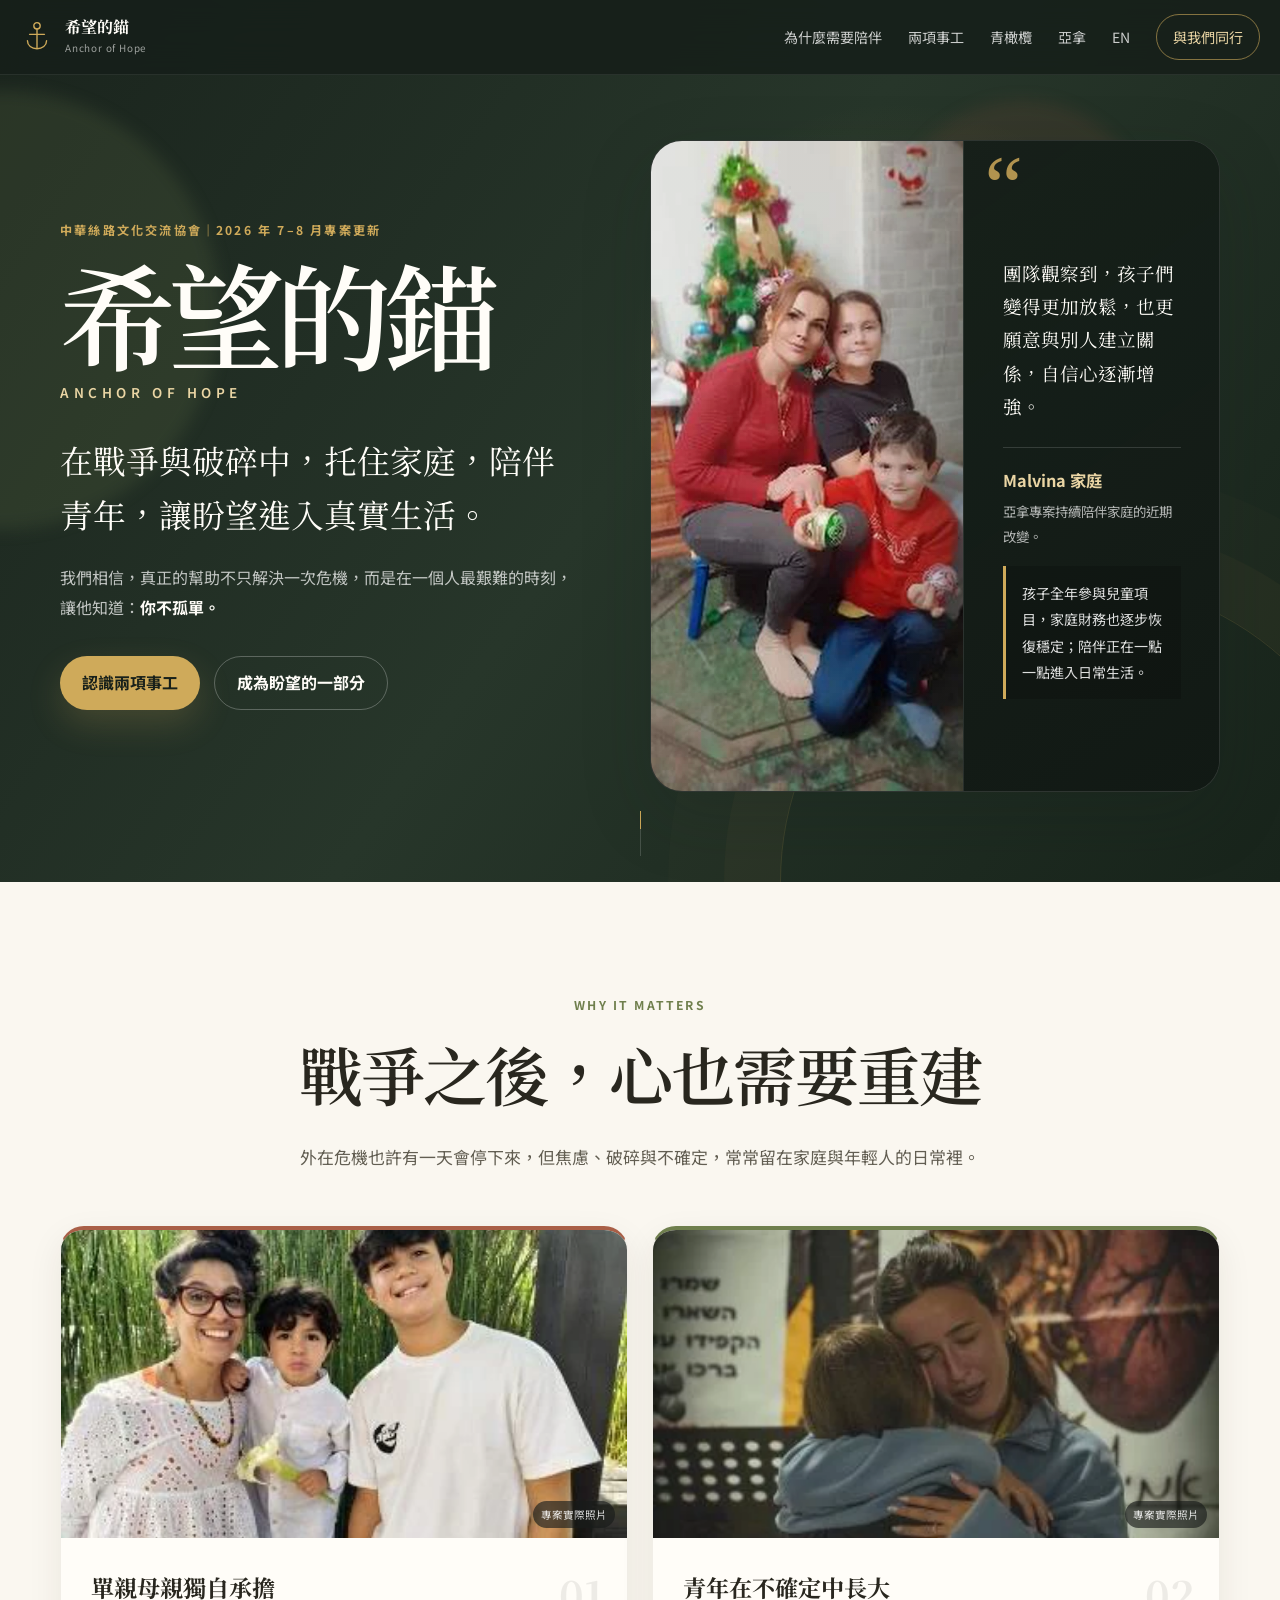
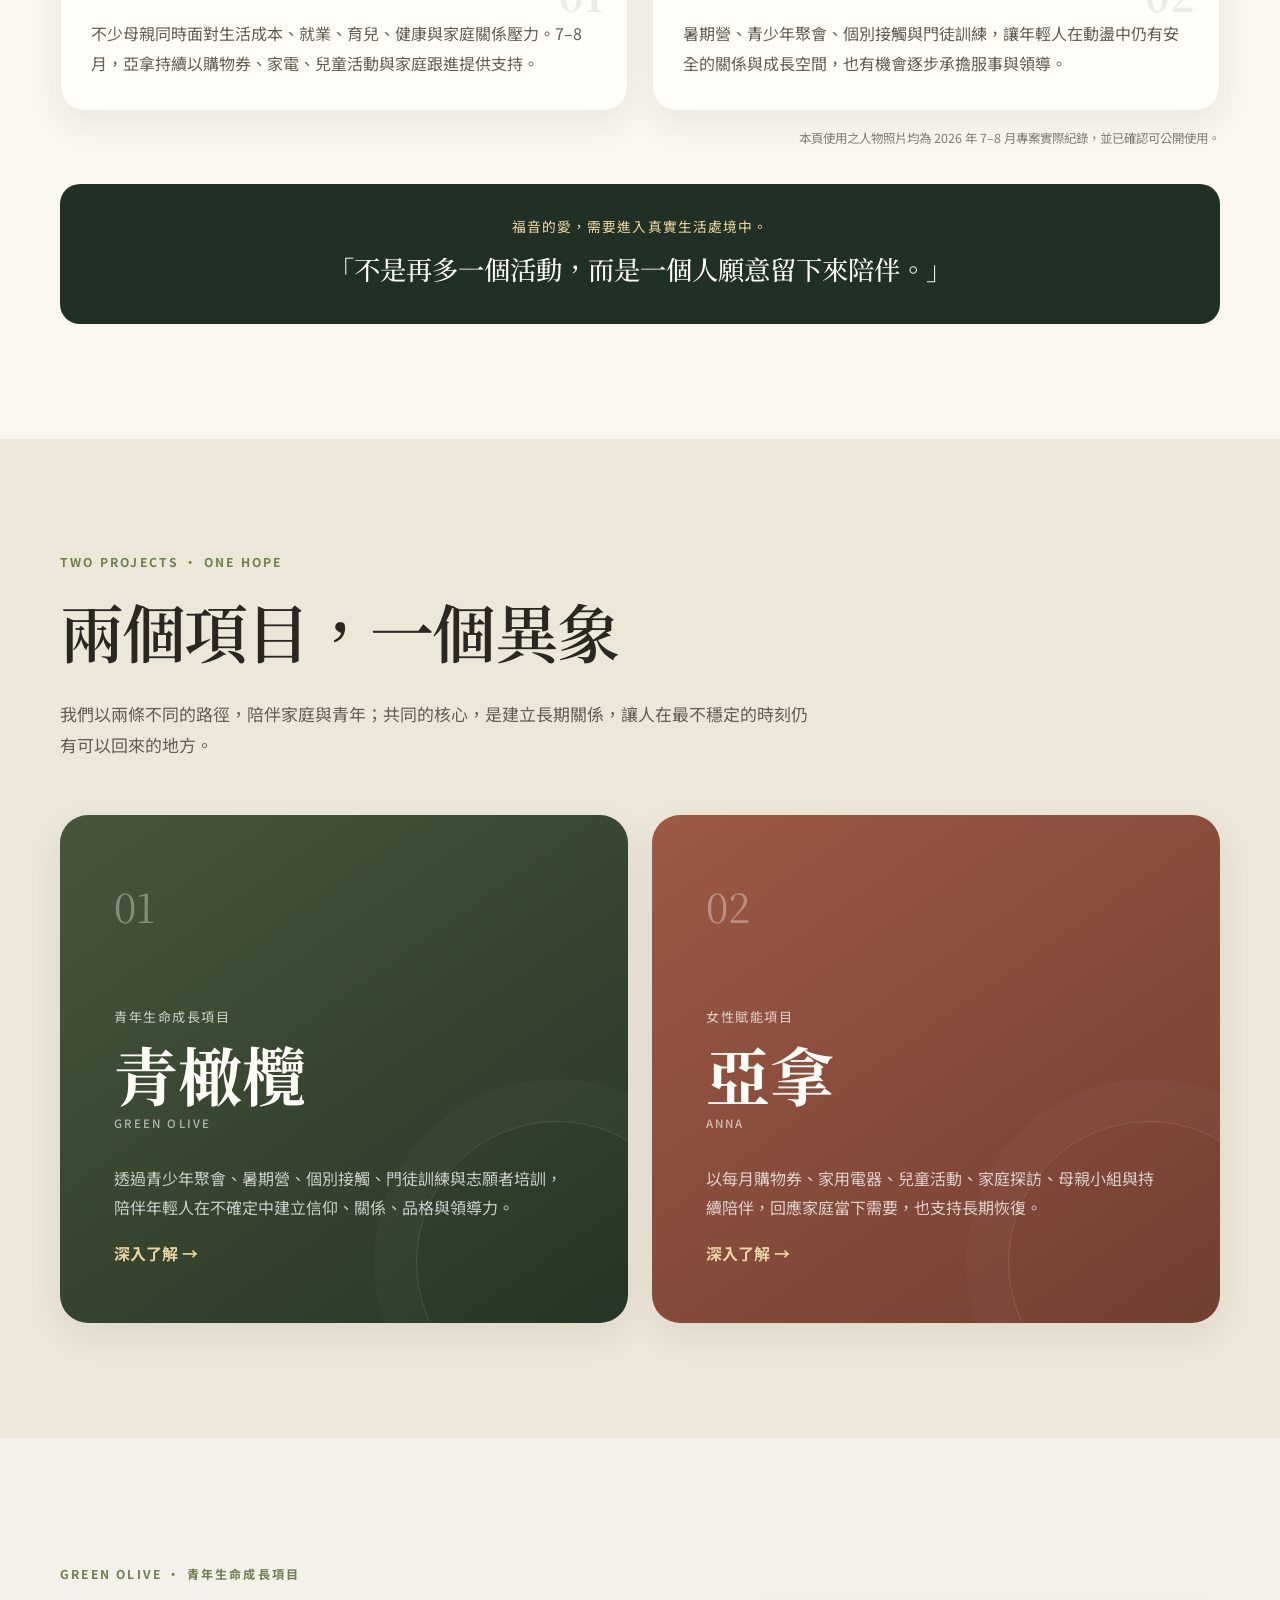
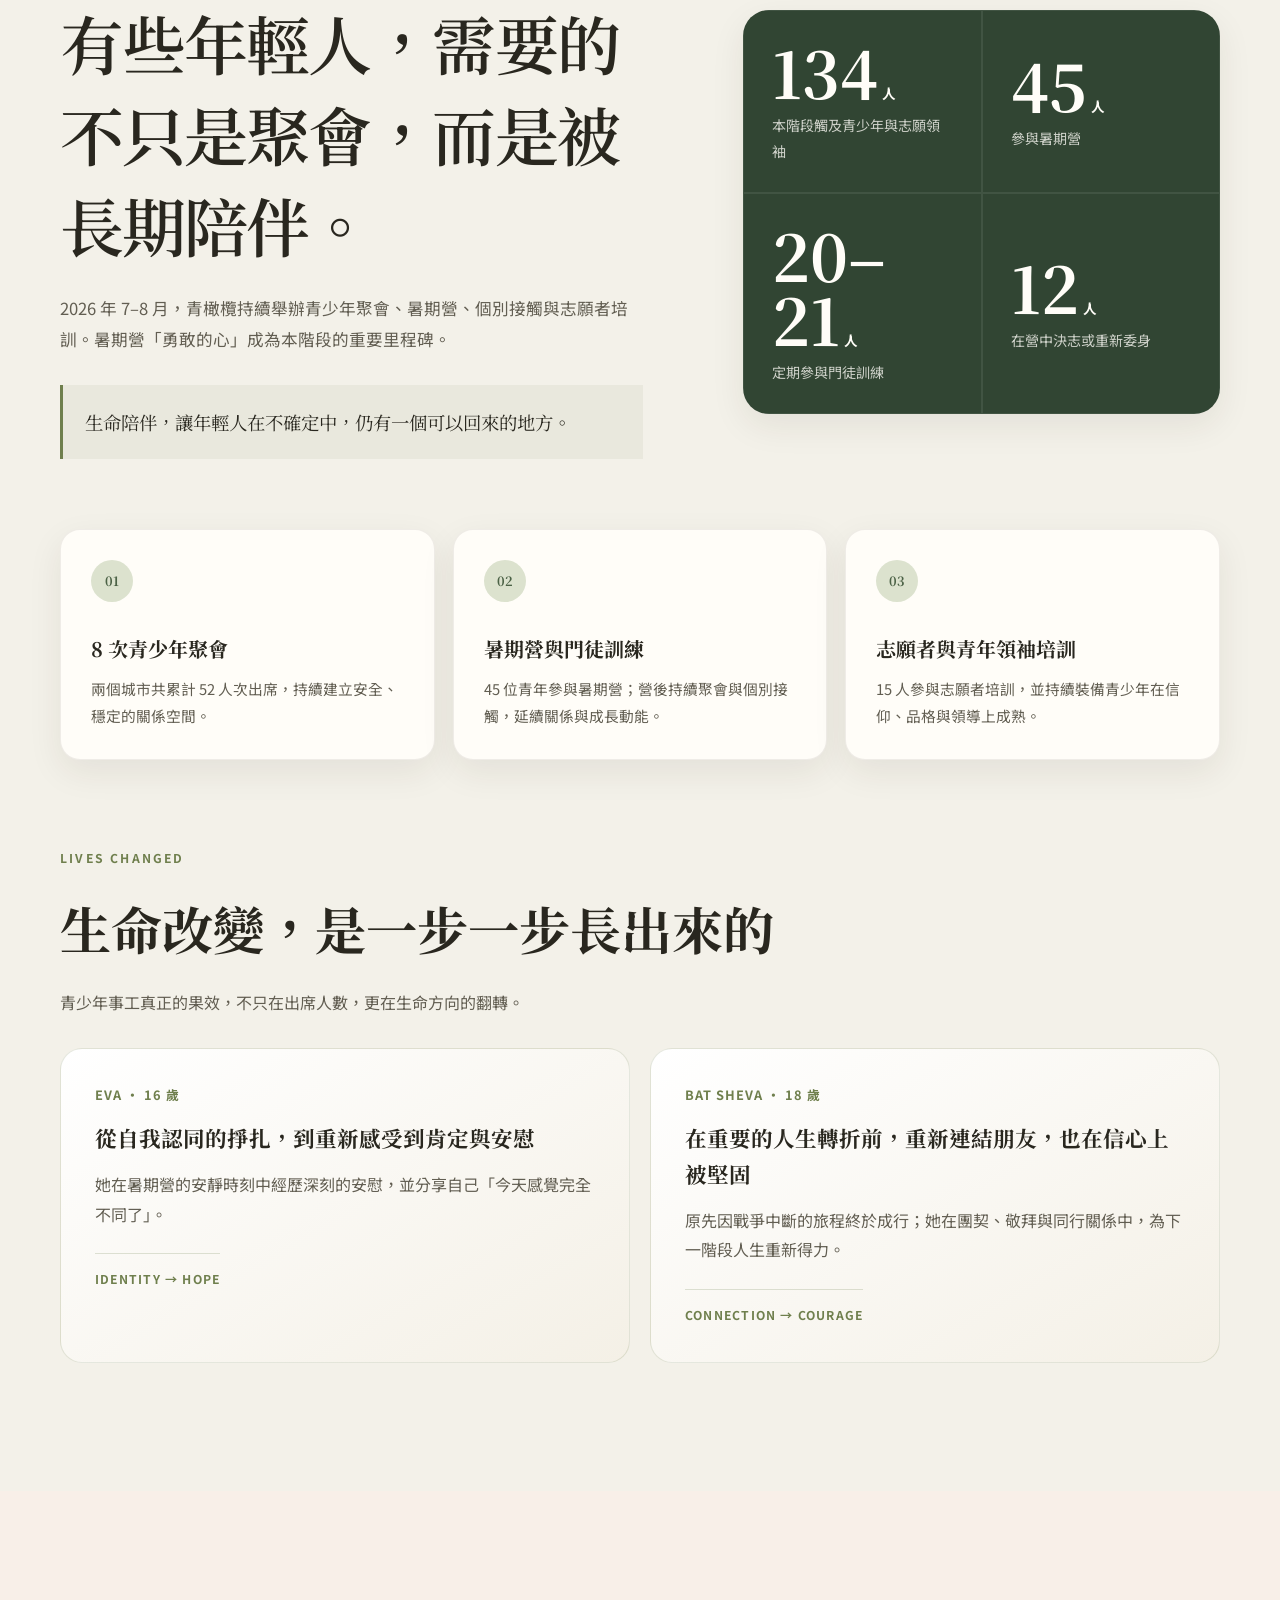
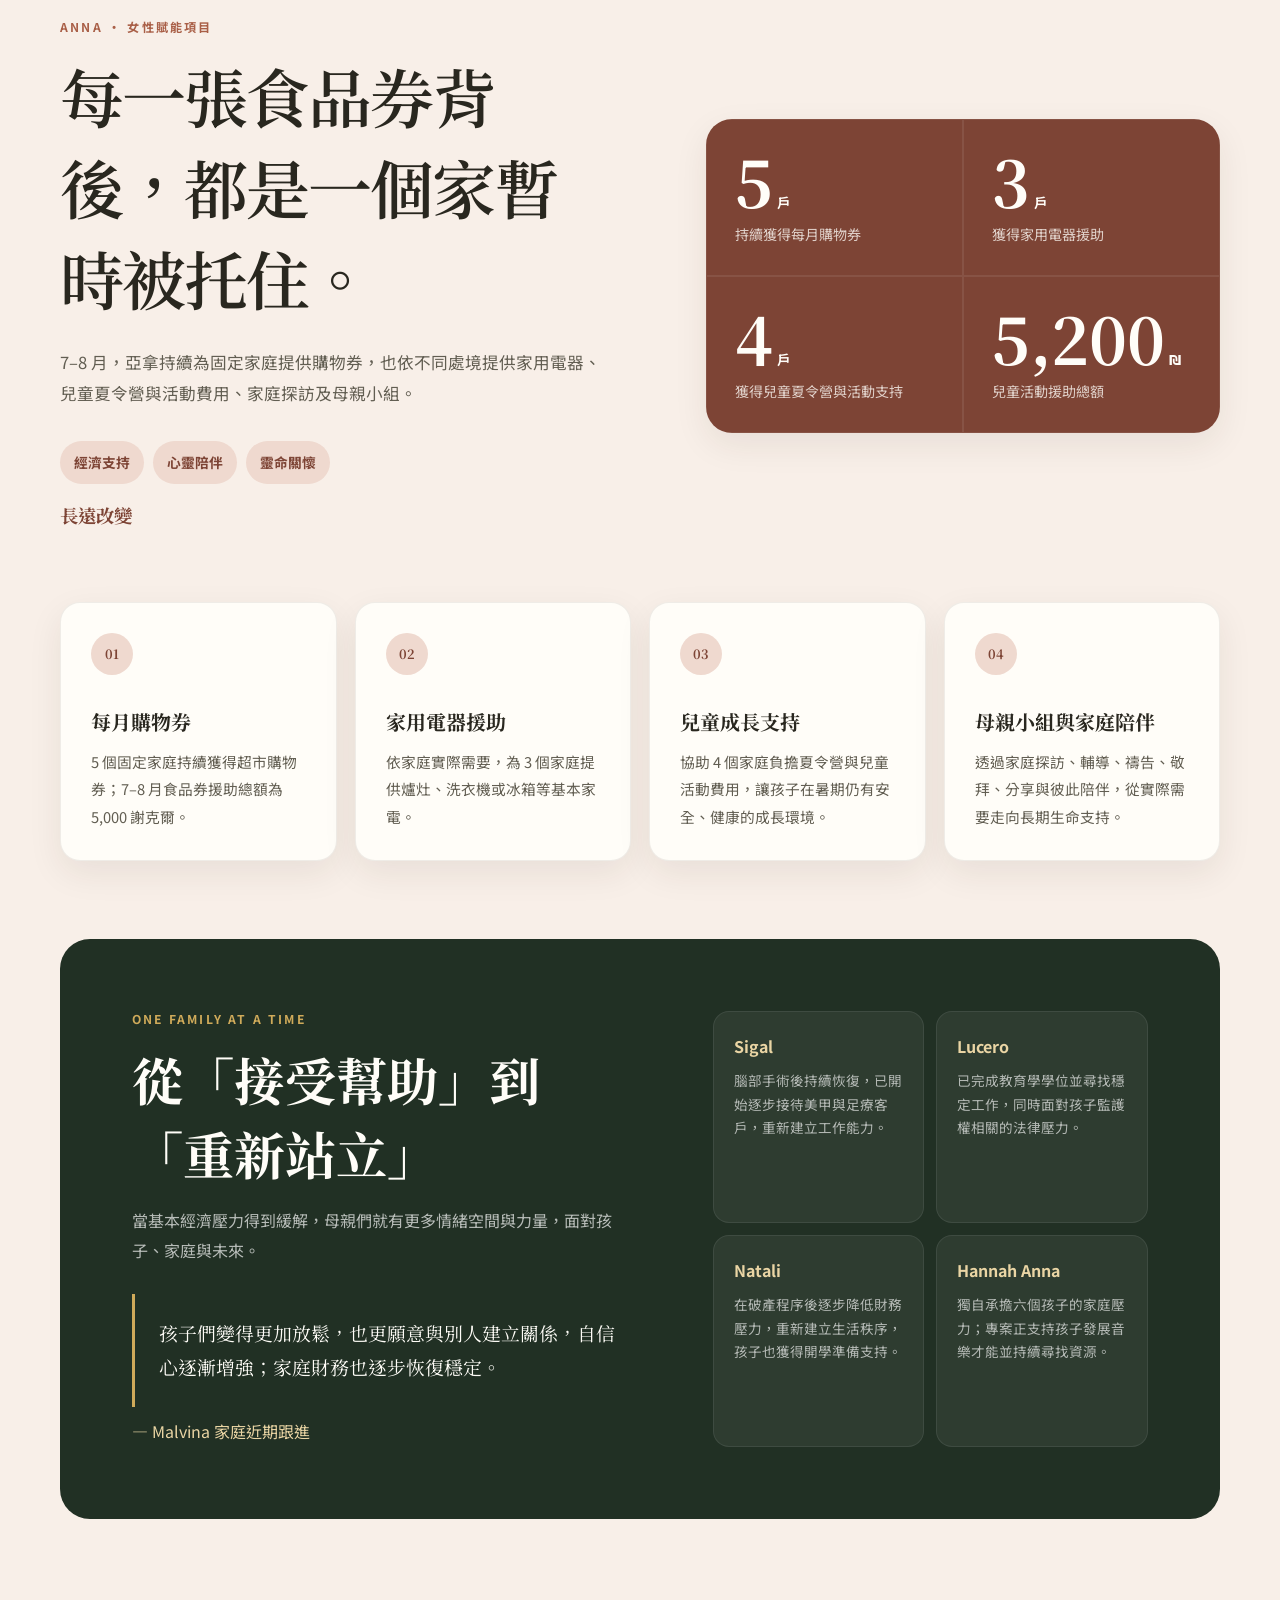
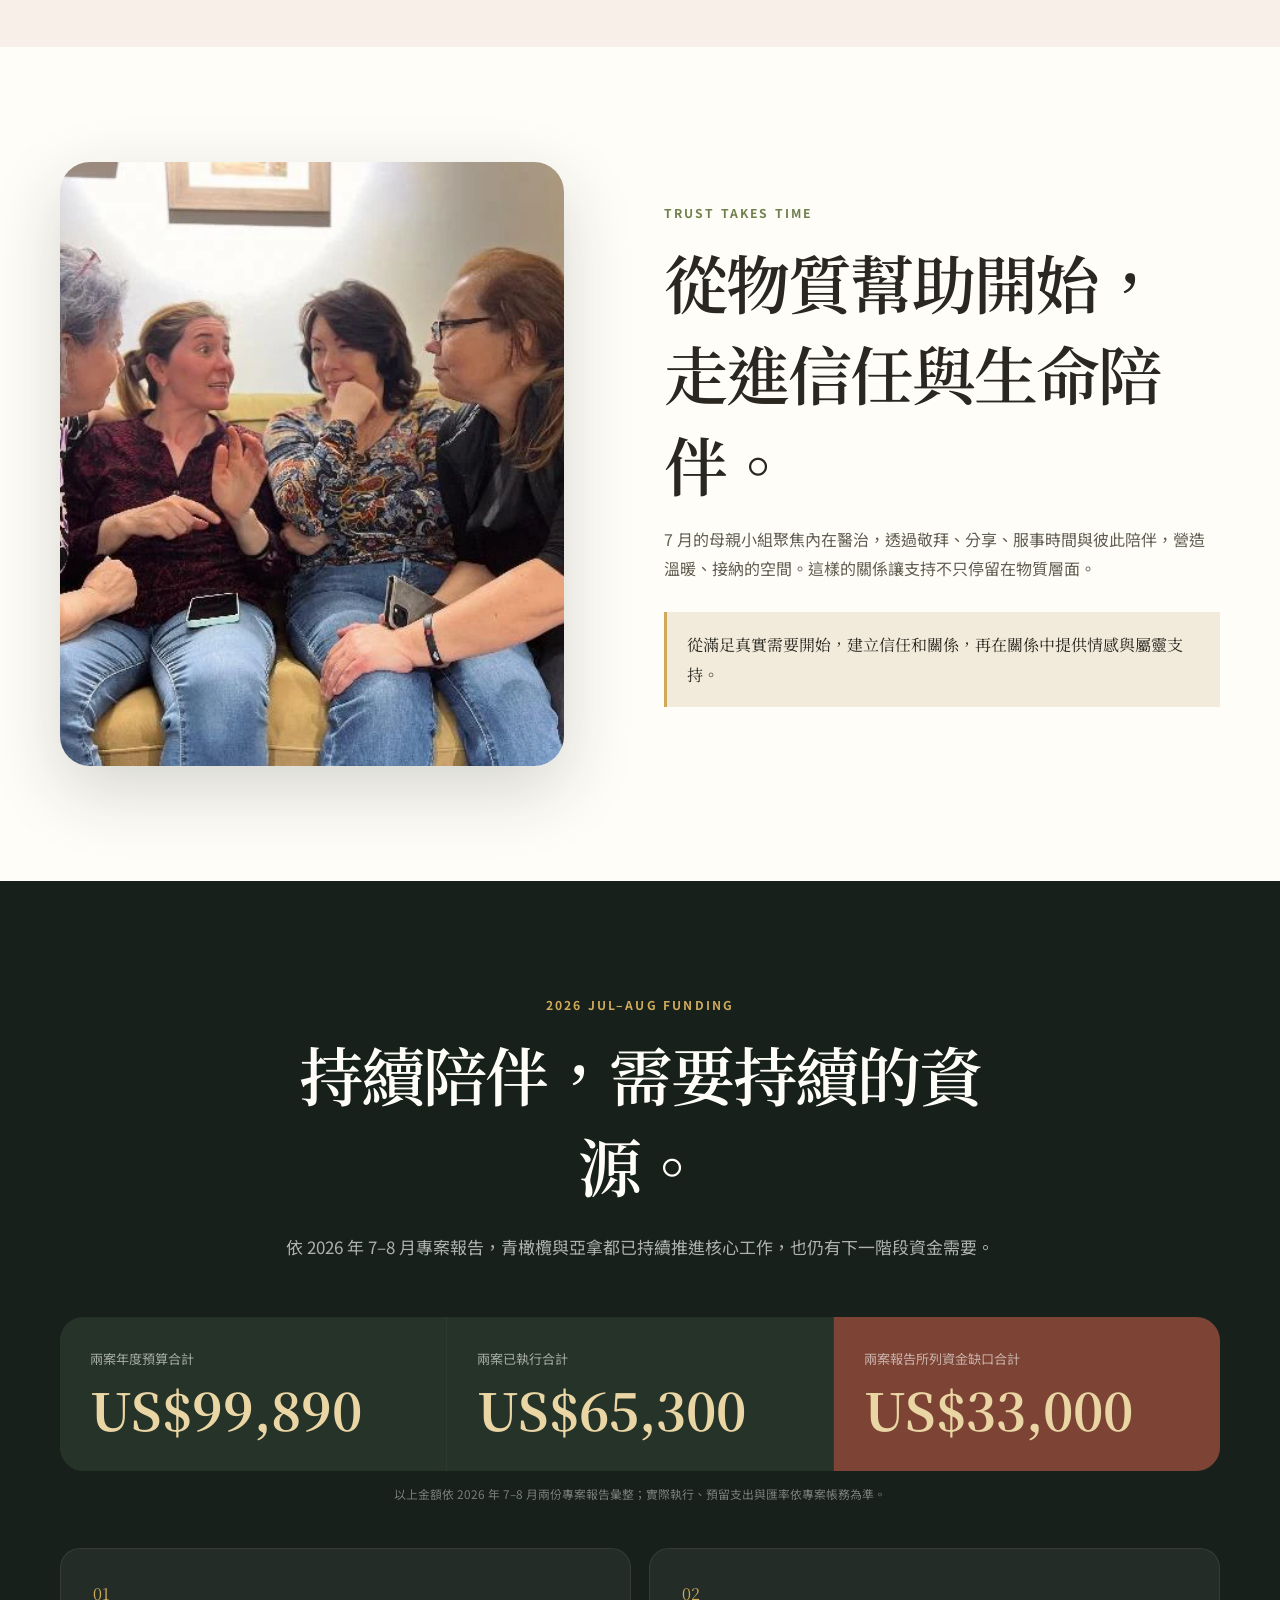
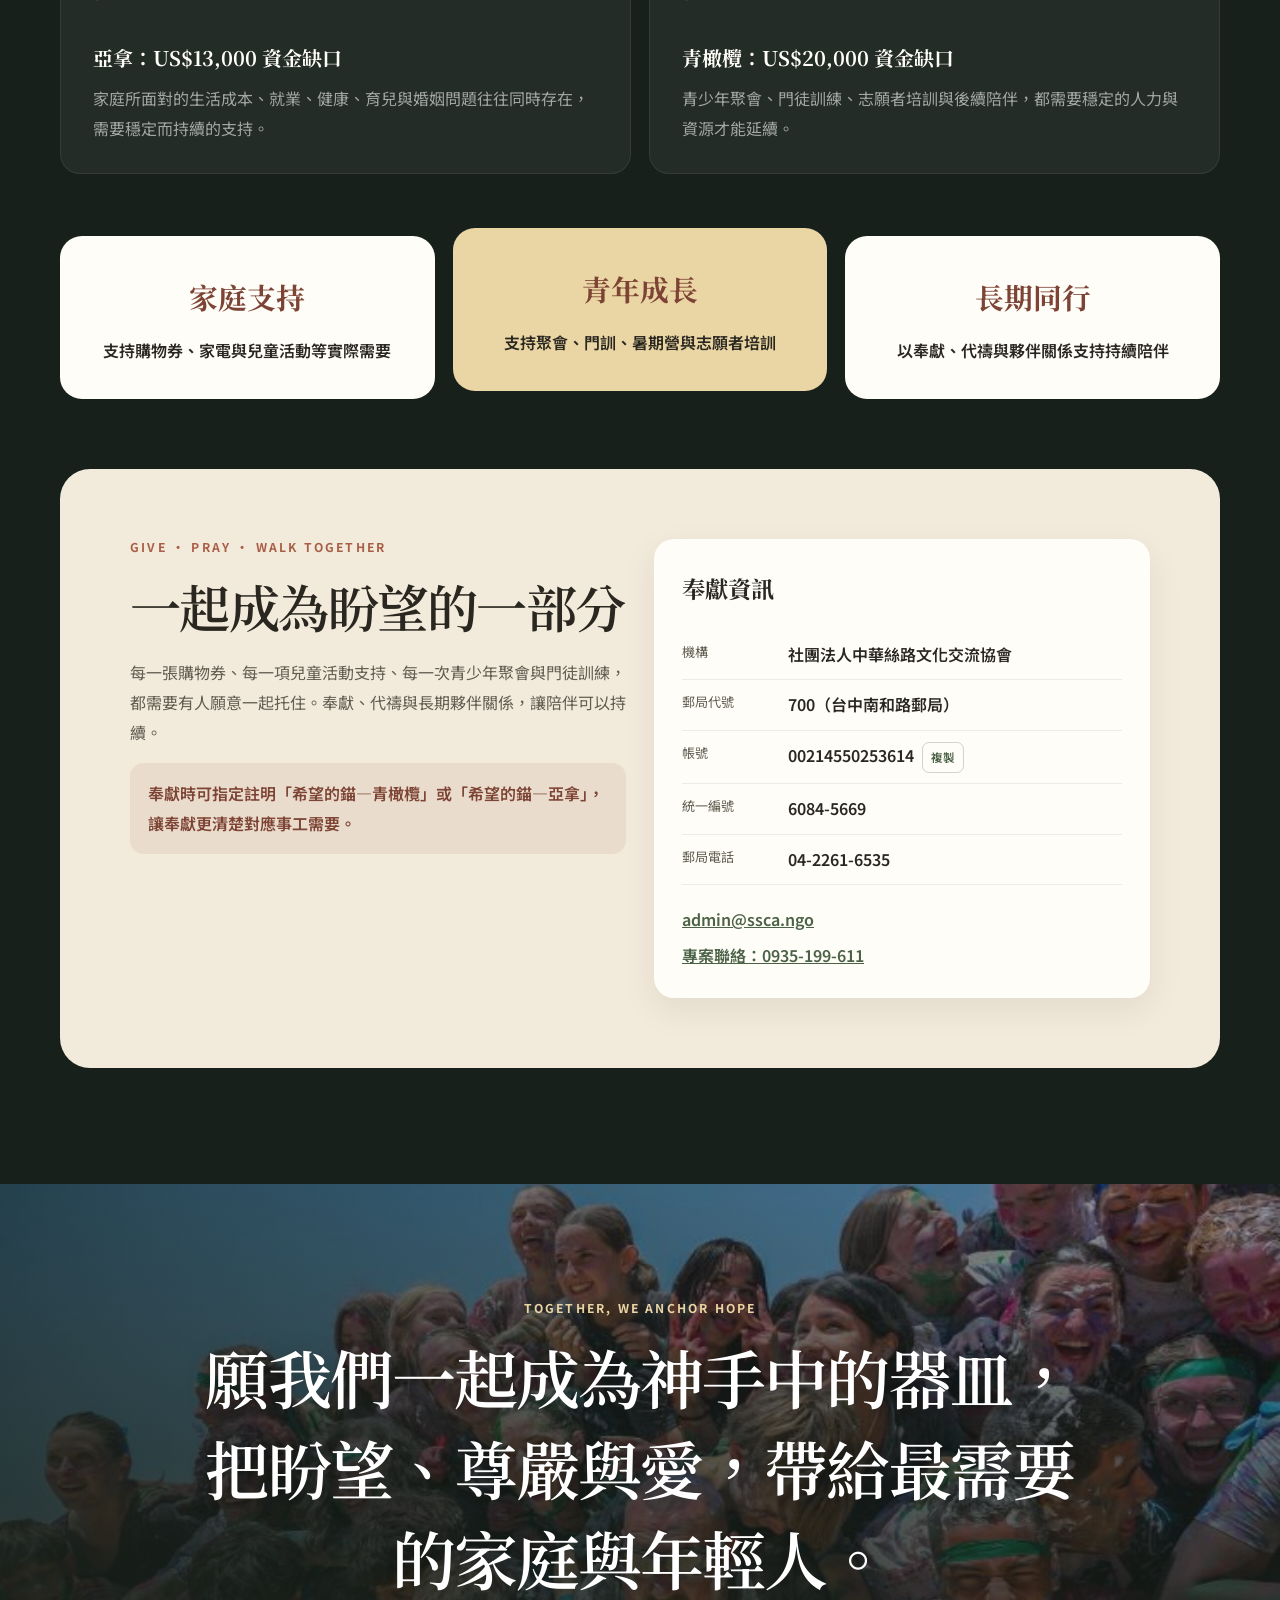
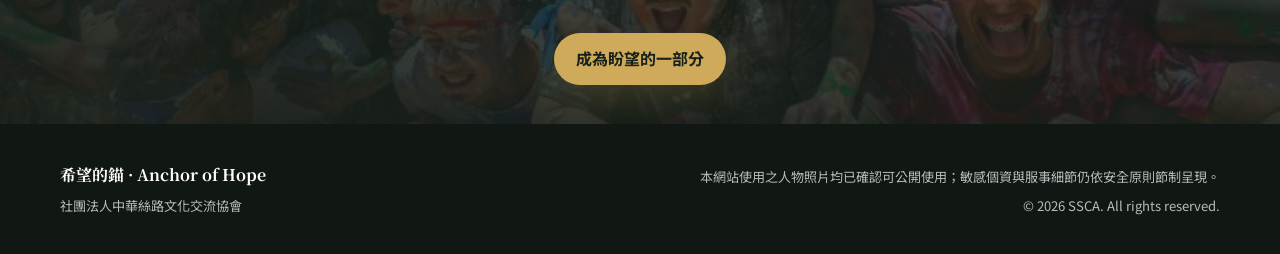
<file: index.html>
<!doctype html>
<html lang="zh-Hant">
<head>
  <meta charset="utf-8" />
  <meta name="viewport" content="width=device-width, initial-scale=1" />
  <meta name="theme-color" content="#213024" />
  <!-- Hope Anchor 2026-10 update: real project photos + Jul-Aug report data -->
<title>希望的錨 Anchor of Hope｜中華絲路文化交流協會</title>
  <meta name="description" content="希望的錨透過青橄欖與亞拿兩項核心計畫，持續陪伴青年與家庭。2026年7–8月專案更新包含暑期營、門徒訓練、家庭援助、兒童活動與母親小組。" />
  <meta property="og:title" content="希望的錨 Anchor of Hope" />
  <meta property="og:description" content="不是再多一個活動，而是一個人願意留下來陪伴。" />
  <meta property="og:type" content="website" />
  <link rel="preconnect" href="https://fonts.googleapis.com" />
  <link rel="preconnect" href="https://fonts.gstatic.com" crossorigin />
  <link href="https://fonts.googleapis.com/css2?family=Noto+Sans+TC:wght@400;500;600;700&family=Noto+Serif+TC:wght@500;600;700&display=swap" rel="stylesheet" />
  <link rel="alternate" hreflang="zh-Hant" href="index.html" />
  <link rel="alternate" hreflang="en" href="en/" />
  <link rel="stylesheet" href="style.css?v=20261007" />
</head>
<body>
  <a class="skip-link" href="#main">跳到主要內容</a>

  <nav class="site-nav" aria-label="主要導覽">
    <div class="nav-inner">
      <a class="brand" href="#top" aria-label="回到頁首">
        <span class="brand-mark" aria-hidden="true">
          <svg viewBox="0 0 64 64" fill="none">
            <circle cx="32" cy="11" r="6" stroke="currentColor" stroke-width="2.6"/>
            <path d="M32 17v35M18 27h28" stroke="currentColor" stroke-width="2.6" stroke-linecap="round"/>
            <path d="M14 39c0 9 8 15 18 15s18-6 18-15" stroke="currentColor" stroke-width="2.6" stroke-linecap="round"/>
          </svg>
        </span>
        <span>
          <strong>希望的錨</strong>
          <small>Anchor of Hope</small>
        </span>
      </a>

      <button class="menu-toggle" aria-expanded="false" aria-controls="nav-links" aria-label="開啟導覽選單">
        <span></span><span></span><span></span>
      </button>

      <div class="nav-links" id="nav-links">
        <a href="#why">為什麼需要陪伴</a>
        <a href="#projects">兩項事工</a>
        <a href="#olive">青橄欖</a>
        <a href="#anna">亞拿</a>
        <a href="en/" aria-label="English version">EN</a>
        <a class="nav-cta" href="#support">與我們同行</a>
      </div>
    </div>
  </nav>

  <header class="hero" id="top">
    <div class="hero-glow hero-glow-one"></div>
    <div class="hero-glow hero-glow-two"></div>
    <div class="container hero-grid">
      <div class="hero-copy reveal">
        <p class="kicker">中華絲路文化交流協會｜2026 年 7–8 月專案更新</p>
        <h1>希望的錨</h1>
        <p class="hero-en">ANCHOR OF HOPE</p>
        <p class="hero-lede">在戰爭與破碎中，托住家庭，陪伴青年，讓盼望進入真實生活。</p>
        <p class="hero-body">我們相信，真正的幫助不只解決一次危機，而是在一個人最艱難的時刻，讓他知道：<strong>你不孤單。</strong></p>
        <div class="hero-actions">
          <a class="btn btn-primary" href="#projects">認識兩項事工</a>
          <a class="btn btn-secondary" href="#support">成為盼望的一部分</a>
        </div>
      </div>

      <div class="hero-visual reveal delay-1">
        <img
          class="hero-hands-image"
          src="hero-hands.webp?v=20261007"
          alt="亞拿專案受陪伴家庭的實際照片"
          fetchpriority="high"
        />
        <aside class="hero-quote-card" aria-label="受助者故事摘錄">
          <span class="quote-mark">“</span>
          <blockquote>
            團隊觀察到，孩子們變得更加放鬆，也更願意與別人建立關係，自信心逐漸增強。
          </blockquote>
          <div class="quote-person">
            <strong>Malvina 家庭</strong>
            <span>亞拿專案持續陪伴家庭的近期改變。</span>
          </div>
          <p class="quote-note">孩子全年參與兒童項目，家庭財務也逐步恢復穩定；陪伴正在一點一點進入日常生活。</p>
        </aside>
      </div>
    </div>
    <div class="scroll-cue" aria-hidden="true"><span></span></div>
  </header>

  <main id="main">
    <section class="section context-section" id="why">
      <div class="container">
        <div class="section-heading centered reveal">
          <p class="eyebrow">WHY IT MATTERS</p>
          <h2>戰爭之後，心也需要重建</h2>
          <p>外在危機也許有一天會停下來，但焦慮、破碎與不確定，常常留在家庭與年輕人的日常裡。</p>
        </div>

        <div class="context-grid">
          <article class="context-card anna-tone reveal">
            <div class="context-image-wrap">
              <img src="context-mother-child.webp?v=20261007" alt="亞拿專案家庭的實際照片" loading="lazy" />
              <span class="image-label">專案實際照片</span>
            </div>
            <div class="context-content">
              <span class="context-icon" aria-hidden="true">01</span>
              <h3>單親母親獨自承擔</h3>
              <p>不少母親同時面對生活成本、就業、育兒、健康與家庭關係壓力。7–8 月，亞拿持續以購物券、家電、兒童活動與家庭跟進提供支持。</p>
            </div>
          </article>

          <article class="context-card olive-tone reveal delay-1">
            <div class="context-image-wrap">
              <img src="context-youth.webp?v=20261007" alt="青橄欖暑期營中的實際陪伴照片" loading="lazy" />
              <span class="image-label">專案實際照片</span>
            </div>
            <div class="context-content">
              <span class="context-icon" aria-hidden="true">02</span>
              <h3>青年在不確定中長大</h3>
              <p>暑期營、青少年聚會、個別接觸與門徒訓練，讓年輕人在動盪中仍有安全的關係與成長空間，也有機會逐步承擔服事與領導。</p>
            </div>
          </article>
        </div>
        <p class="photo-source-note reveal">本頁使用之人物照片均為 2026 年 7–8 月專案實際紀錄，並已確認可公開使用。</p>

        <div class="belief-strip reveal">
          <p>福音的愛，需要進入真實生活處境中。</p>
          <strong>「不是再多一個活動，而是一個人願意留下來陪伴。」</strong>
        </div>
      </div>
    </section>

    <section class="section projects-overview" id="projects">
      <div class="container">
        <div class="section-heading reveal">
          <p class="eyebrow">TWO PROJECTS · ONE HOPE</p>
          <h2>兩個項目，一個異象</h2>
          <p>我們以兩條不同的路徑，陪伴家庭與青年；共同的核心，是建立長期關係，讓人在最不穩定的時刻仍有可以回來的地方。</p>
        </div>

        <div class="project-pair">
          <a class="project-card project-olive reveal" href="#olive">
            <span class="project-number">01</span>
            <p class="project-type">青年生命成長項目</p>
            <h3>青橄欖 <small>Green Olive</small></h3>
            <p>透過青少年聚會、暑期營、個別接觸、門徒訓練與志願者培訓，陪伴年輕人在不確定中建立信仰、關係、品格與領導力。</p>
            <span class="text-link">深入了解 <span aria-hidden="true">→</span></span>
          </a>

          <a class="project-card project-anna reveal delay-1" href="#anna">
            <span class="project-number">02</span>
            <p class="project-type">女性賦能項目</p>
            <h3>亞拿 <small>Anna</small></h3>
            <p>以每月購物券、家用電器、兒童活動、家庭探訪、母親小組與持續陪伴，回應家庭當下需要，也支持長期恢復。</p>
            <span class="text-link">深入了解 <span aria-hidden="true">→</span></span>
          </a>
        </div>
      </div>
    </section>

    <section class="project-section olive-section" id="olive">
      <div class="container">
        <div class="project-intro-grid">
          <div class="project-intro reveal">
            <p class="project-label">GREEN OLIVE · 青年生命成長項目</p>
            <h2>有些年輕人，需要的不只是聚會，而是被長期陪伴。</h2>
            <p>2026 年 7–8 月，青橄欖持續舉辦青少年聚會、暑期營、個別接觸與志願者培訓。暑期營「勇敢的心」成為本階段的重要里程碑。</p>
            <blockquote>生命陪伴，讓年輕人在不確定中，仍有一個可以回來的地方。</blockquote>
          </div>

          <div class="stats-panel olive-stats reveal delay-1">
            <div class="stat-item"><strong>134<span>人</span></strong><p>本階段觸及青少年與志願領袖</p></div>
            <div class="stat-item"><strong>45<span>人</span></strong><p>參與暑期營</p></div>
            <div class="stat-item"><strong>20–21<span>人</span></strong><p>定期參與門徒訓練</p></div>
            <div class="stat-item"><strong>12<span>人</span></strong><p>在營中決志或重新委身</p></div>
          </div>
        </div>

        <div class="pathway-grid reveal">
          <article><span>01</span><h3>8 次青少年聚會</h3><p>兩個城市共累計 52 人次出席，持續建立安全、穩定的關係空間。</p></article>
          <article><span>02</span><h3>暑期營與門徒訓練</h3><p>45 位青年參與暑期營；營後持續聚會與個別接觸，延續關係與成長動能。</p></article>
          <article><span>03</span><h3>志願者與青年領袖培訓</h3><p>15 人參與志願者培訓，並持續裝備青少年在信仰、品格與領導上成熟。</p></article>
        </div>

        <div class="story-section">
          <div class="story-heading reveal">
            <p class="eyebrow">LIVES CHANGED</p>
            <h3>生命改變，是一步一步長出來的</h3>
            <p>青少年事工真正的果效，不只在出席人數，更在生命方向的翻轉。</p>
          </div>

          <div class="story-grid two-stories">
            <article class="story-card reveal">
              <div class="story-meta">Eva · 16 歲</div>
              <h4>從自我認同的掙扎，到重新感受到肯定與安慰</h4>
              <p>她在暑期營的安靜時刻中經歷深刻的安慰，並分享自己「今天感覺完全不同了」。</p>
              <span class="story-tag">IDENTITY → HOPE</span>
            </article>
            <article class="story-card reveal delay-1">
              <div class="story-meta">Bat Sheva · 18 歲</div>
              <h4>在重要的人生轉折前，重新連結朋友，也在信心上被堅固</h4>
              <p>原先因戰爭中斷的旅程終於成行；她在團契、敬拜與同行關係中，為下一階段人生重新得力。</p>
              <span class="story-tag">CONNECTION → COURAGE</span>
            </article>
          </div>
        </div>
      </div>
    </section>

    <section class="project-section anna-section" id="anna">
      <div class="container">
        <div class="project-intro-grid reverse">
          <div class="project-intro reveal">
            <p class="project-label">ANNA · 女性賦能項目</p>
            <h2>每一張食品券背後，都是一個家暫時被托住。</h2>
            <p>7–8 月，亞拿持續為固定家庭提供購物券，也依不同處境提供家用電器、兒童夏令營與活動費用、家庭探訪及母親小組。</p>
            <div class="anna-model">
              <span>經濟支持</span><span>心靈陪伴</span><span>靈命關懷</span>
              <strong>長遠改變</strong>
            </div>
          </div>

          <div class="stats-panel anna-stats reveal delay-1">
            <div class="stat-item"><strong>5<span>戶</span></strong><p>持續獲得每月購物券</p></div>
            <div class="stat-item"><strong>3<span>戶</span></strong><p>獲得家用電器援助</p></div>
            <div class="stat-item"><strong>4<span>戶</span></strong><p>獲得兒童夏令營與活動支持</p></div>
            <div class="stat-item"><strong>5,200<span>₪</span></strong><p>兒童活動援助總額</p></div>
          </div>
        </div>

        <div class="service-grid">
          <article class="service-card reveal"><span class="service-icon">01</span><h3>每月購物券</h3><p>5 個固定家庭持續獲得超市購物券；7–8 月食品券援助總額為 5,000 謝克爾。</p></article>
          <article class="service-card reveal delay-1"><span class="service-icon">02</span><h3>家用電器援助</h3><p>依家庭實際需要，為 3 個家庭提供爐灶、洗衣機或冰箱等基本家電。</p></article>
          <article class="service-card reveal delay-2"><span class="service-icon">03</span><h3>兒童成長支持</h3><p>協助 4 個家庭負擔夏令營與兒童活動費用，讓孩子在暑期仍有安全、健康的成長環境。</p></article>
          <article class="service-card reveal delay-3"><span class="service-icon">04</span><h3>母親小組與家庭陪伴</h3><p>透過家庭探訪、輔導、禱告、敬拜、分享與彼此陪伴，從實際需要走向長期生命支持。</p></article>
        </div>

        <div class="featured-story reveal">
          <div class="featured-story-copy">
            <p class="eyebrow">ONE FAMILY AT A TIME</p>
            <h3>從「接受幫助」到「重新站立」</h3>
            <p>當基本經濟壓力得到緩解，母親們就有更多情緒空間與力量，面對孩子、家庭與未來。</p>
            <blockquote>孩子們變得更加放鬆，也更願意與別人建立關係，自信心逐漸增強；家庭財務也逐步恢復穩定。</blockquote>
            <cite>— Malvina 家庭近期跟進</cite>
          </div>

          <div class="mini-stories">
            <article><strong>Sigal</strong><p>腦部手術後持續恢復，已開始逐步接待美甲與足療客戶，重新建立工作能力。</p></article>
            <article><strong>Lucero</strong><p>已完成教育學學位並尋找穩定工作，同時面對孩子監護權相關的法律壓力。</p></article>
            <article><strong>Natali</strong><p>在破產程序後逐步降低財務壓力，重新建立生活秩序，孩子也獲得開學準備支持。</p></article>
            <article><strong>Hannah Anna</strong><p>獨自承擔六個孩子的家庭壓力；專案正支持孩子發展音樂才能並持續尋找資源。</p></article>
          </div>
        </div>
      </div>
    </section>

    <section class="section trust-section">
      <div class="container trust-grid">
        <div class="trust-image reveal">
          <img src="hands-circle.webp?v=20261007" alt="亞拿母親小組實際聚會照片" loading="lazy" />
        </div>
        <div class="trust-copy reveal delay-1">
          <p class="eyebrow">TRUST TAKES TIME</p>
          <h2>從物質幫助開始，走進信任與生命陪伴。</h2>
          <p>7 月的母親小組聚焦內在醫治，透過敬拜、分享、服事時間與彼此陪伴，營造溫暖、接納的空間。這樣的關係讓支持不只停留在物質層面。</p>
          <p class="trust-note">從滿足真實需要開始，建立信任和關係，再在關係中提供情感與屬靈支持。</p>
        </div>
      </div>
    </section>

    <section class="section funding-section" id="support">
      <div class="container">
        <div class="section-heading centered light reveal">
          <p class="eyebrow">2026 JUL–AUG FUNDING</p>
          <h2>持續陪伴，需要持續的資源。</h2>
          <p>依 2026 年 7–8 月專案報告，青橄欖與亞拿都已持續推進核心工作，也仍有下一階段資金需要。</p>
        </div>

        <div class="funding-summary reveal">
          <div class="funding-metric"><span>兩案年度預算合計</span><strong>US$99,890</strong></div>
          <div class="funding-metric"><span>兩案已執行合計</span><strong>US$65,300</strong></div>
          <div class="funding-metric highlight"><span>兩案報告所列資金缺口合計</span><strong>US$33,000</strong></div>
        </div>
        <p class="funding-source">以上金額依 2026 年 7–8 月兩份專案報告彙整；實際執行、預留支出與匯率依專案帳務為準。</p>

        <div class="risk-grid reveal">
          <article>
            <span class="risk-number">01</span>
            <h3>亞拿：US$13,000 資金缺口</h3>
            <p>家庭所面對的生活成本、就業、健康、育兒與婚姻問題往往同時存在，需要穩定而持續的支持。</p>
          </article>
          <article>
            <span class="risk-number">02</span>
            <h3>青橄欖：US$20,000 資金缺口</h3>
            <p>青少年聚會、門徒訓練、志願者培訓與後續陪伴，都需要穩定的人力與資源才能延續。</p>
          </article>
        </div>

        <div class="support-options reveal">
          <div class="support-option">
            <p class="support-price">家庭支持</p>
            <h3>支持購物券、家電與兒童活動等實際需要</h3>
          </div>
          <div class="support-option featured">
            <p class="support-price">青年成長</p>
            <h3>支持聚會、門訓、暑期營與志願者培訓</h3>
          </div>
          <div class="support-option">
            <p class="support-price">長期同行</p>
            <h3>以奉獻、代禱與夥伴關係支持持續陪伴</h3>
          </div>
        </div>

        <div class="donation-panel reveal">
          <div class="donation-copy">
            <p class="eyebrow">GIVE · PRAY · WALK TOGETHER</p>
            <h2>一起成為盼望的一部分</h2>
            <p>每一張購物券、每一項兒童活動支持、每一次青少年聚會與門徒訓練，都需要有人願意一起托住。奉獻、代禱與長期夥伴關係，讓陪伴可以持續。</p>
            <p class="donation-note">奉獻時可指定註明「希望的錨—青橄欖」或「希望的錨—亞拿」，讓奉獻更清楚對應事工需要。</p>
          </div>

          <div class="bank-card">
            <h3>奉獻資訊</h3>
            <dl>
              <div><dt>機構</dt><dd>社團法人中華絲路文化交流協會</dd></div>
              <div><dt>郵局代號</dt><dd>700（台中南和路郵局）</dd></div>
              <div><dt>帳號</dt><dd><span id="bank-account">00214550253614</span><button class="copy-btn" data-copy="00214550253614">複製</button></dd></div>
              <div><dt>統一編號</dt><dd>6084-5669</dd></div>
              <div><dt>郵局電話</dt><dd>04-2261-6535</dd></div>
            </dl>
            <div class="contact-row">
              <a href="mailto:contact@ssca.ngo">admin@ssca.ngo</a>
              <a href="tel:+886935199611">專案聯絡：0935-199-611</a>
            </div>
          </div>
        </div>
      </div>
    </section>

    <section class="closing-section">
      <div class="closing-overlay"></div>
      <div class="container closing-copy reveal">
        <p class="eyebrow">TOGETHER, WE ANCHOR HOPE</p>
        <h2>願我們一起成為神手中的器皿，<br />把盼望、尊嚴與愛，帶給最需要的家庭與年輕人。</h2>
        <a class="btn btn-primary" href="#support">成為盼望的一部分</a>
      </div>
    </section>
  </main>

  <footer class="site-footer">
    <div class="container footer-grid">
      <div>
        <strong>希望的錨 · Anchor of Hope</strong>
        <p>社團法人中華絲路文化交流協會</p>
      </div>
      <div class="footer-meta">
        <p>本網站使用之人物照片均已確認可公開使用；敏感個資與服事細節仍依安全原則節制呈現。</p>
        <p>© <span id="year"></span> SSCA. All rights reserved.</p>
      </div>
    </div>
  </footer>

  <div class="toast" role="status" aria-live="polite">已複製帳號</div>

  <script>
    document.getElementById('year').textContent = new Date().getFullYear();

    const menuToggle = document.querySelector('.menu-toggle');
    const navLinks = document.querySelector('.nav-links');
    menuToggle.addEventListener('click', () => {
      const open = menuToggle.getAttribute('aria-expanded') === 'true';
      menuToggle.setAttribute('aria-expanded', String(!open));
      navLinks.classList.toggle('open', !open);
    });
    navLinks.querySelectorAll('a').forEach(link => link.addEventListener('click', () => {
      menuToggle.setAttribute('aria-expanded', 'false');
      navLinks.classList.remove('open');
    }));

    const revealEls = document.querySelectorAll('.reveal');
    if ('IntersectionObserver' in window) {
      const observer = new IntersectionObserver((entries) => {
        entries.forEach(entry => {
          if (entry.isIntersecting) {
            entry.target.classList.add('visible');
            observer.unobserve(entry.target);
          }
        });
      }, { threshold: 0.12 });
      revealEls.forEach(el => observer.observe(el));
    } else {
      revealEls.forEach(el => el.classList.add('visible'));
    }

    const toast = document.querySelector('.toast');
    document.querySelectorAll('.copy-btn').forEach(btn => {
      btn.addEventListener('click', async () => {
        try {
          await navigator.clipboard.writeText(btn.dataset.copy);
          toast.classList.add('show');
          setTimeout(() => toast.classList.remove('show'), 1800);
        } catch {
          window.prompt('請手動複製帳號：', btn.dataset.copy);
        }
      });
    });
  </script>
</body>
</html>
</file>
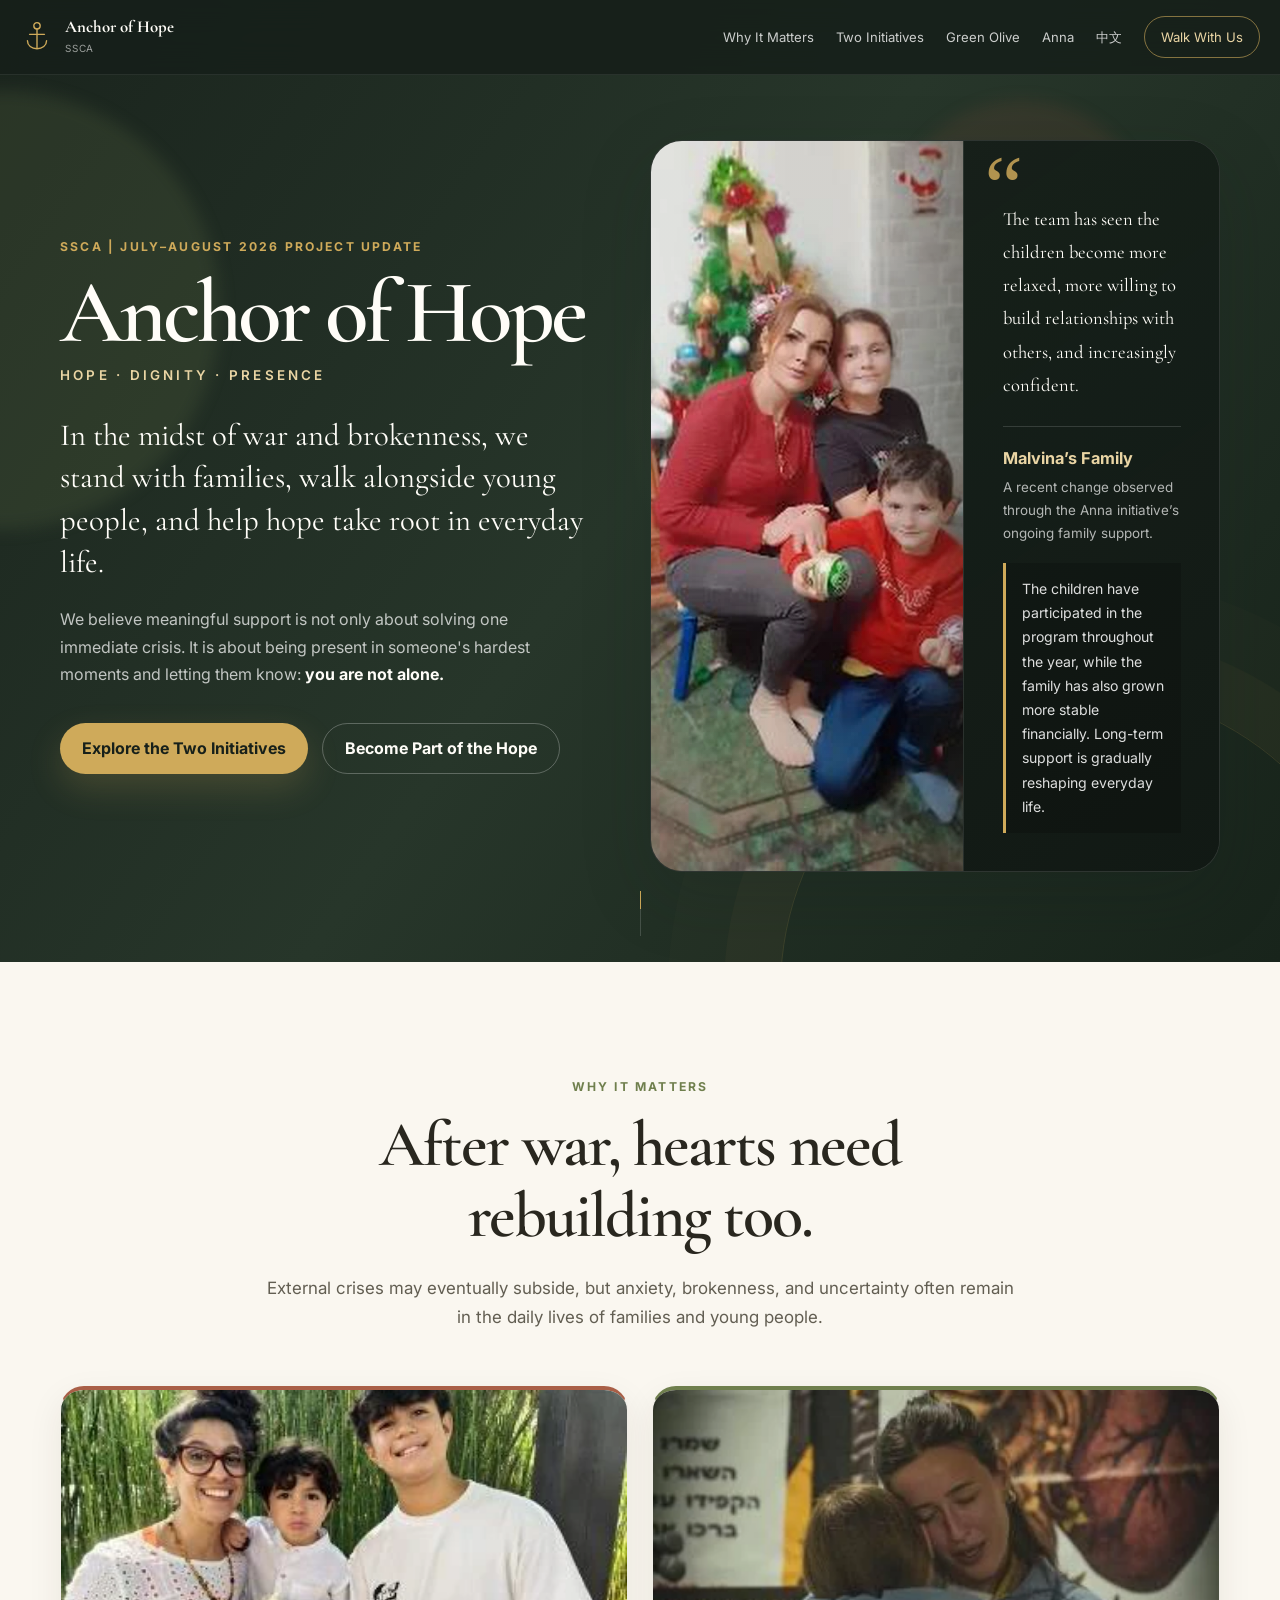
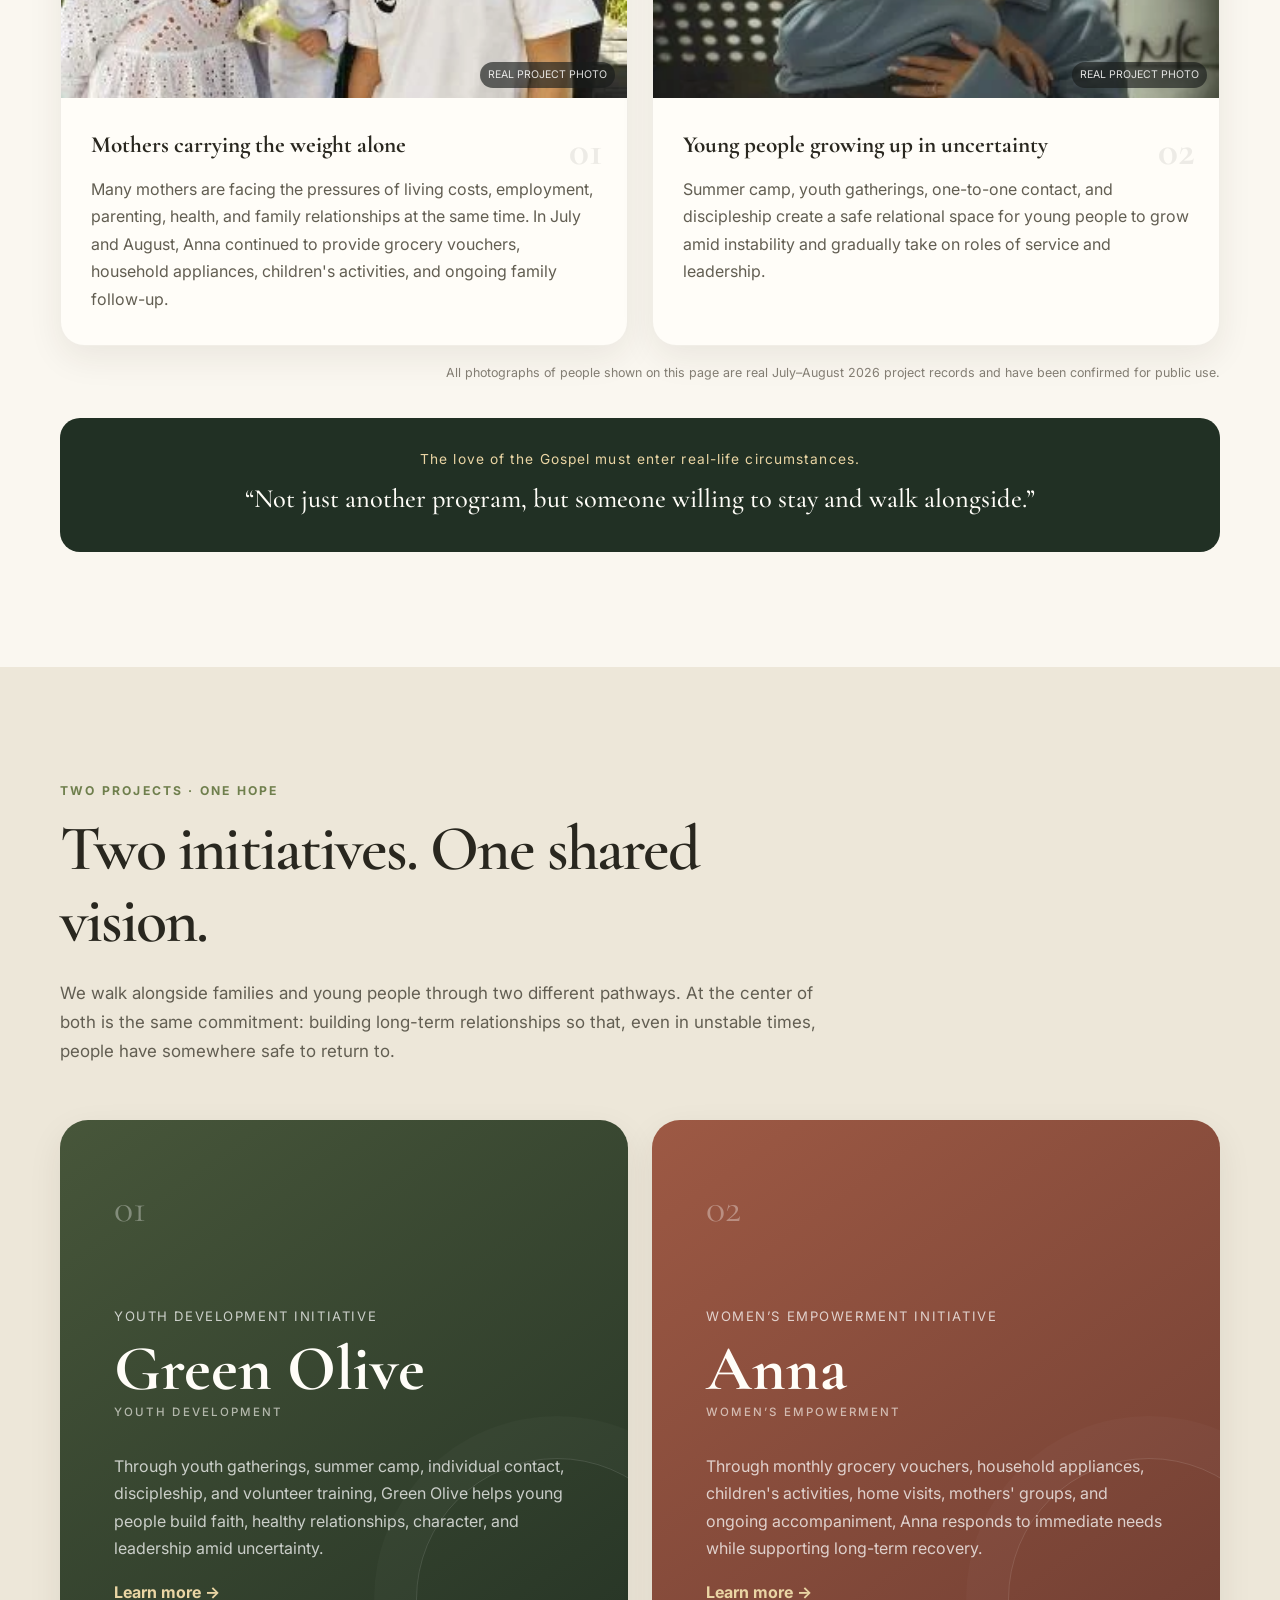
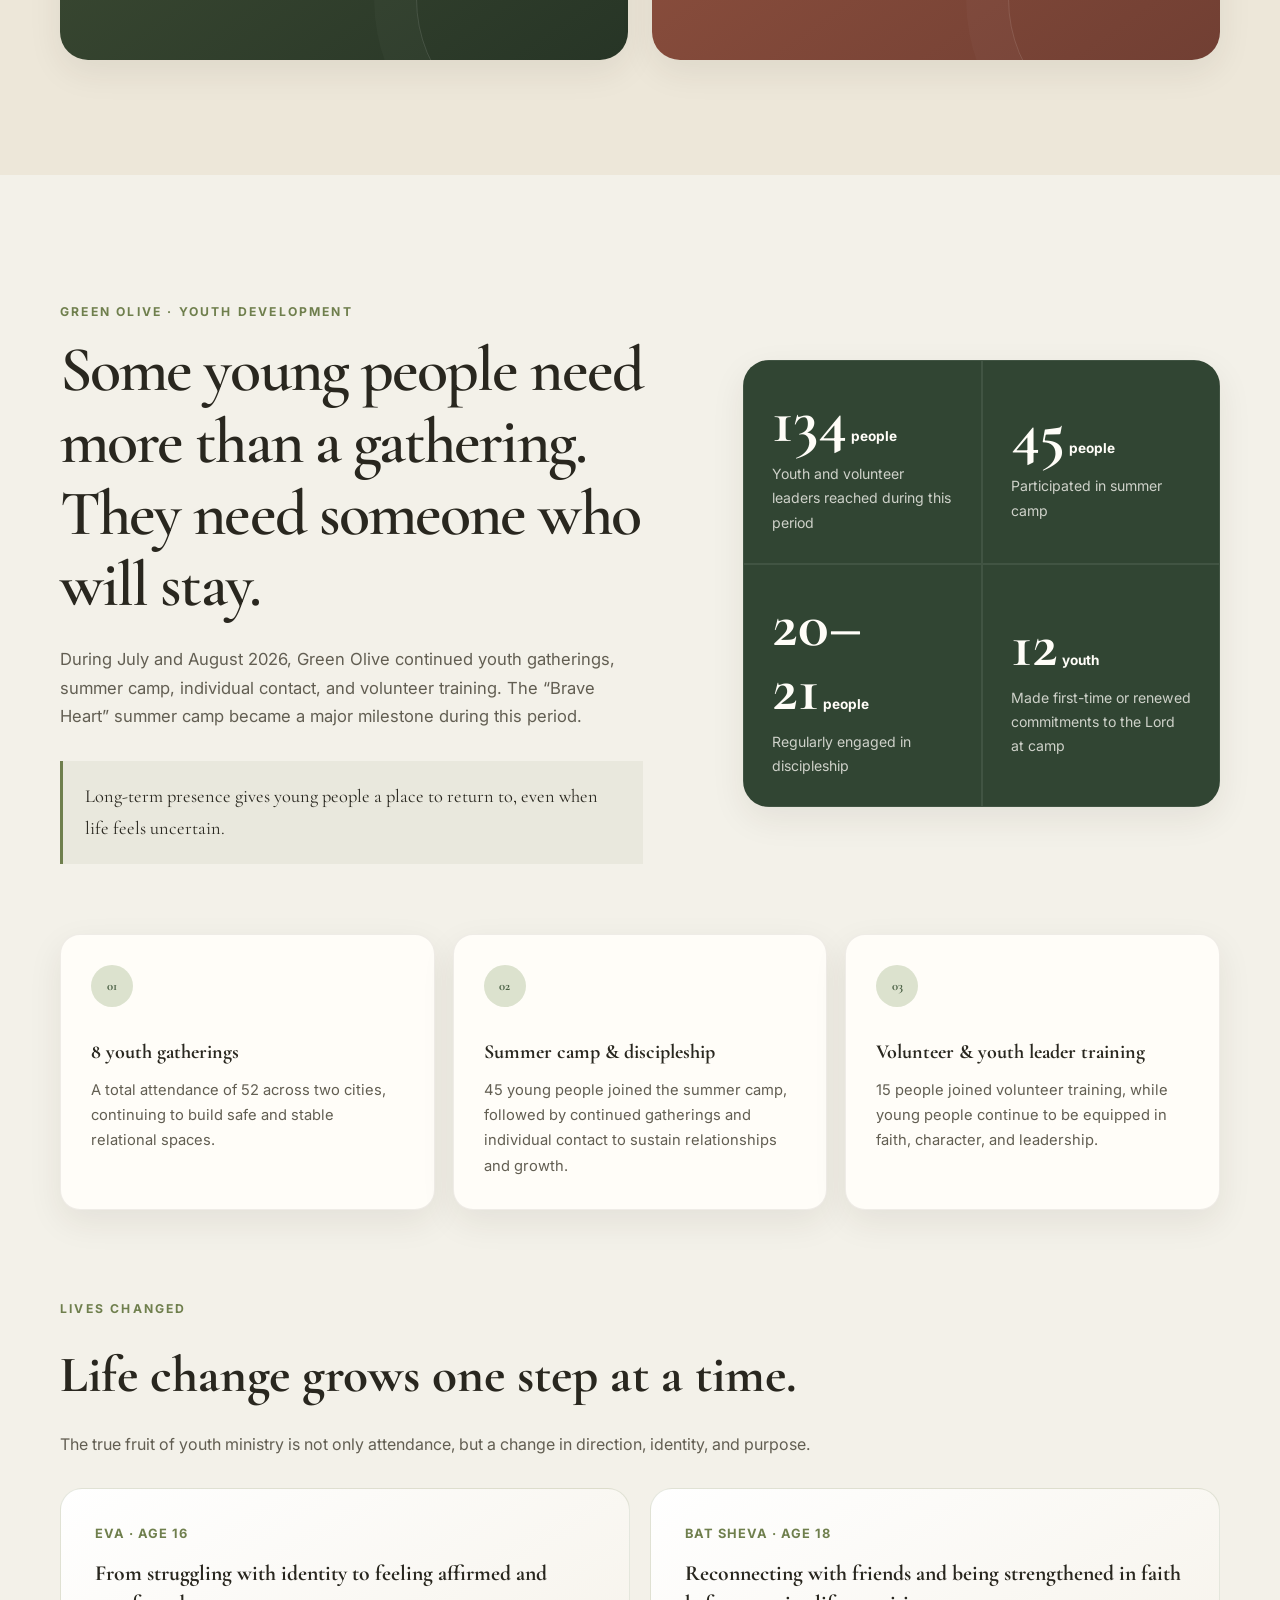
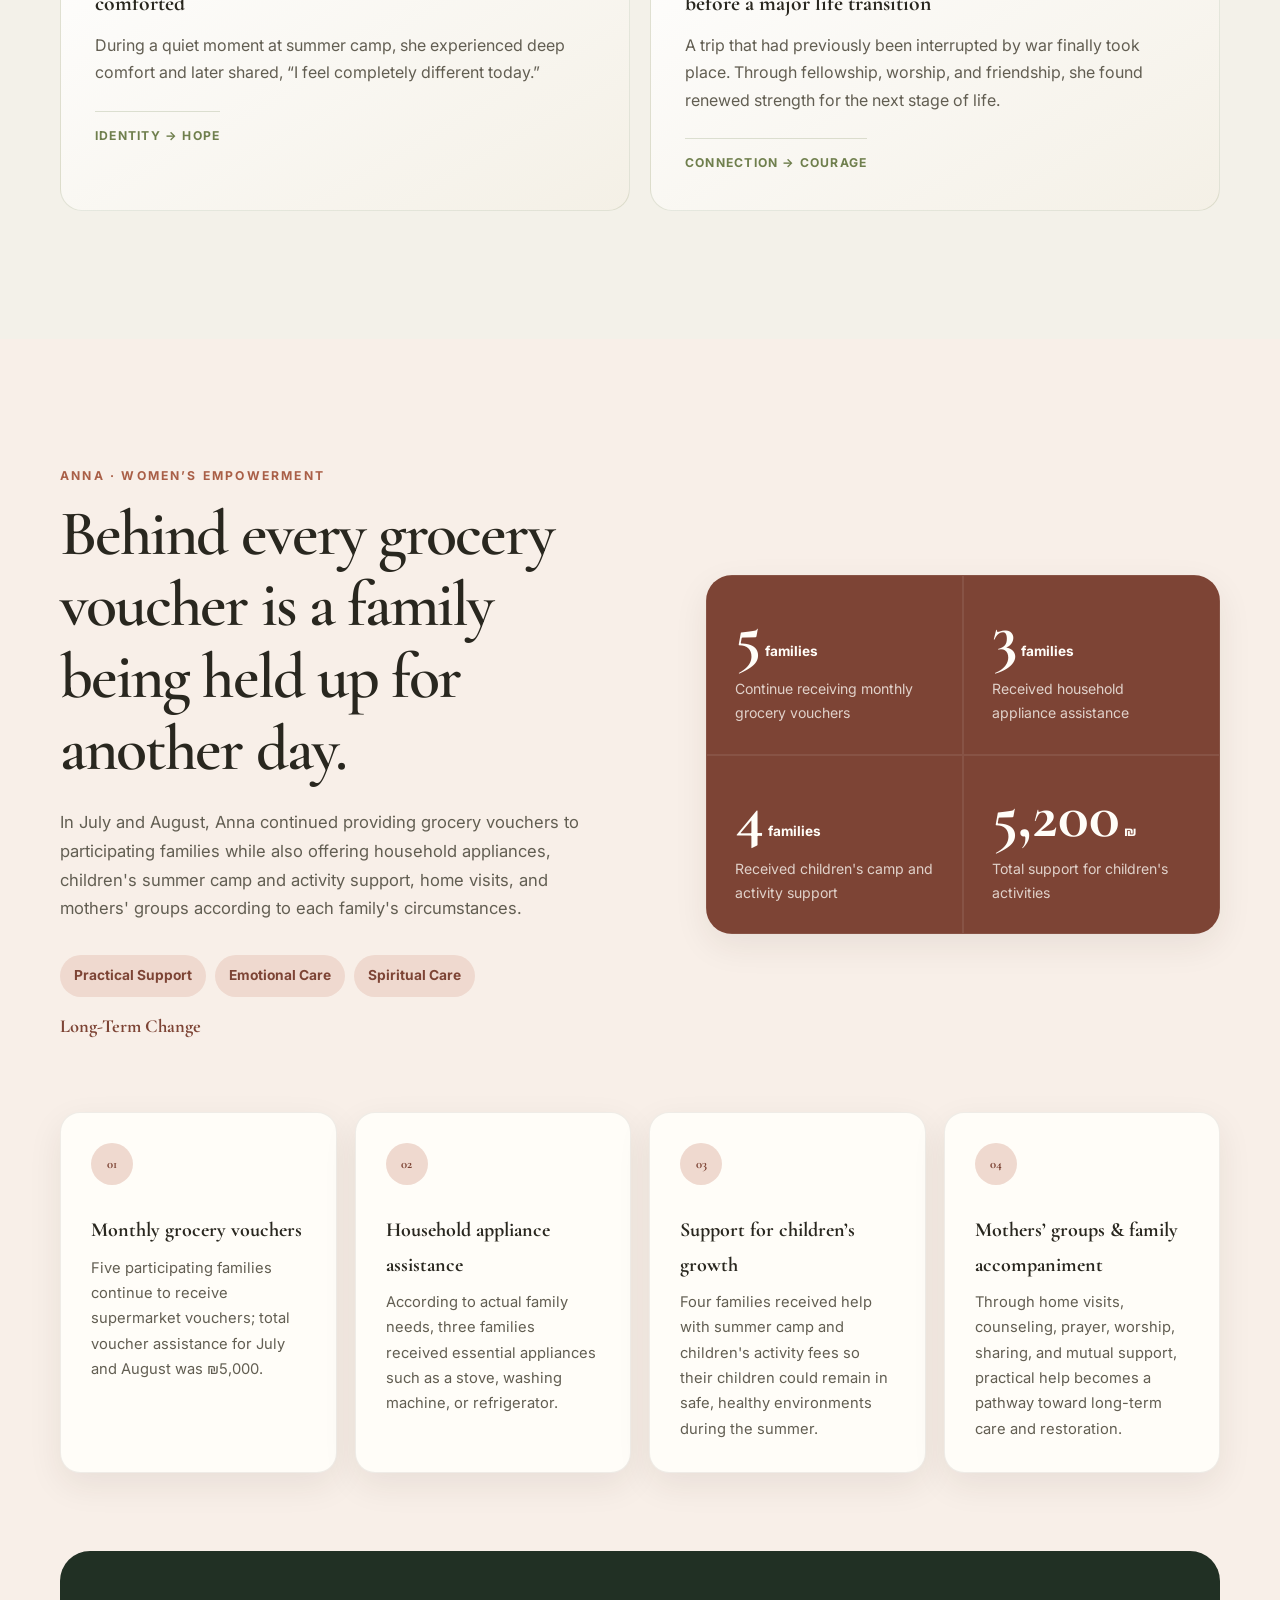
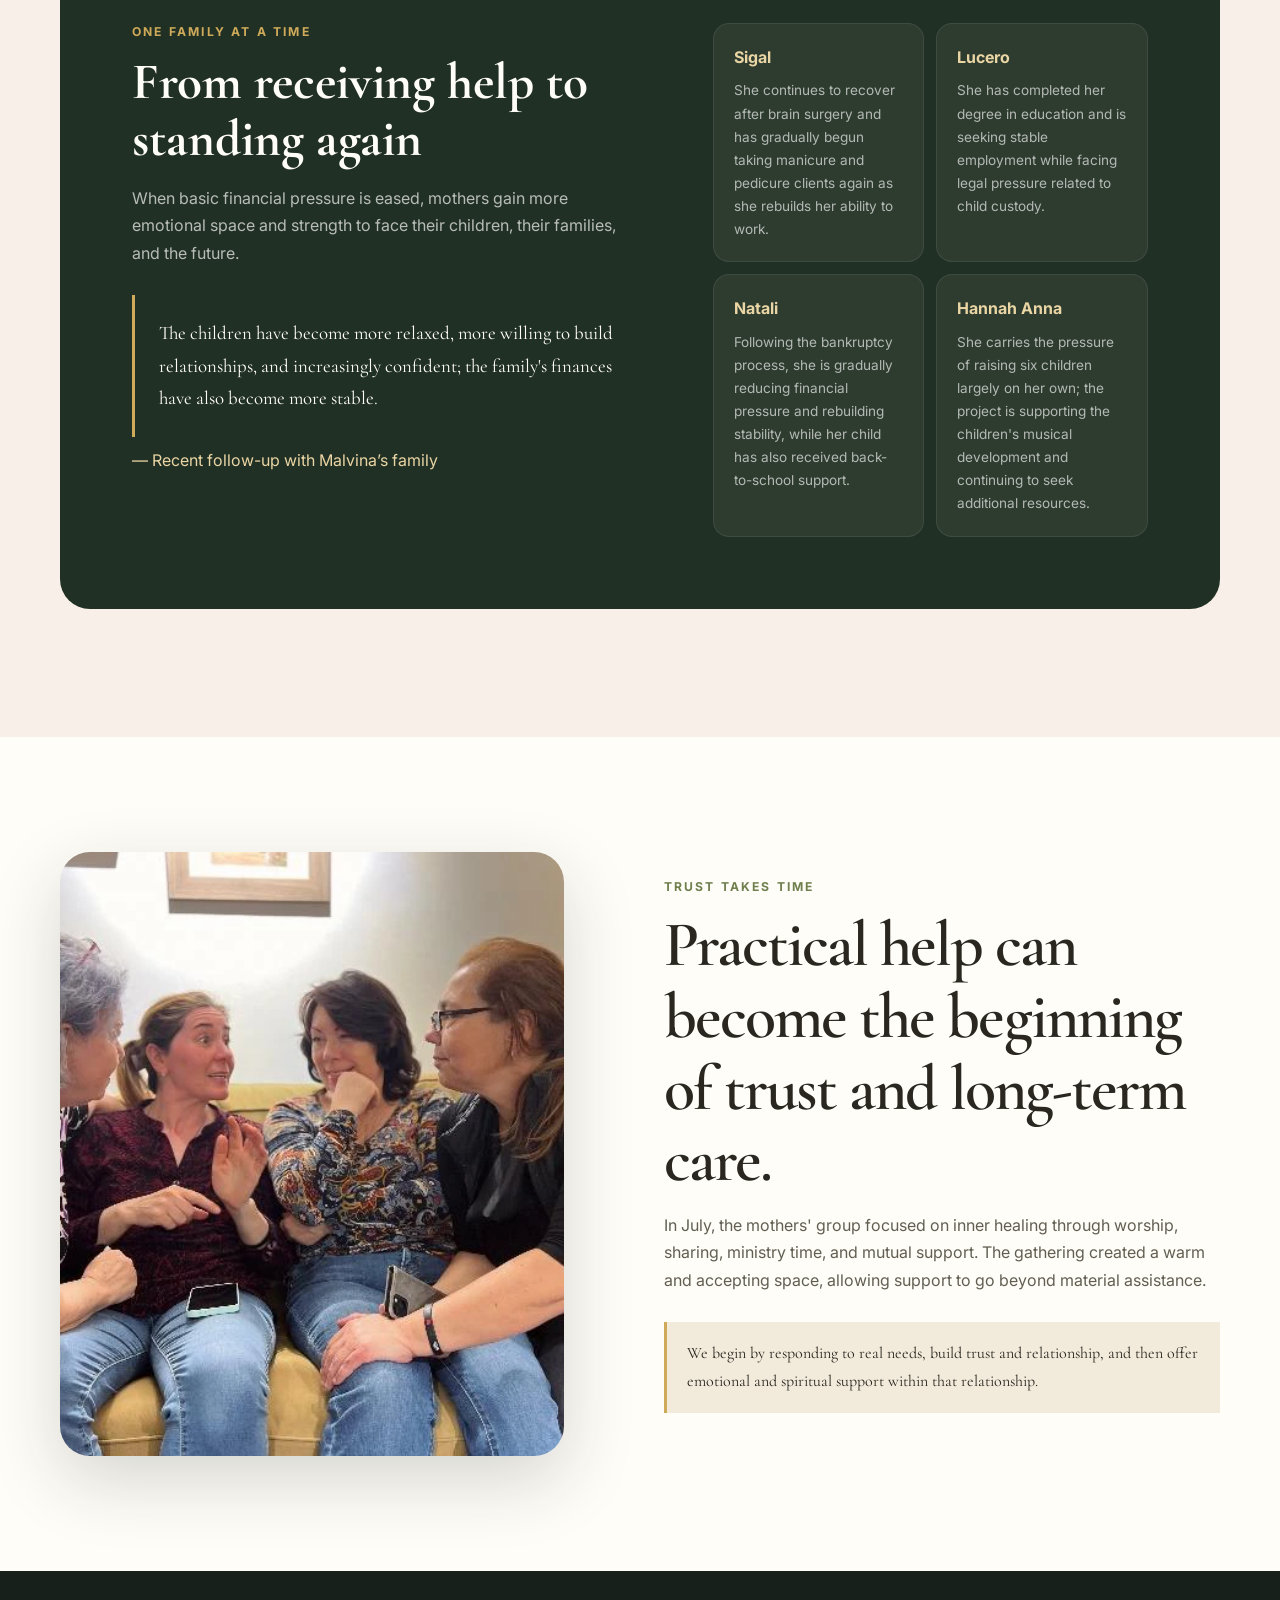
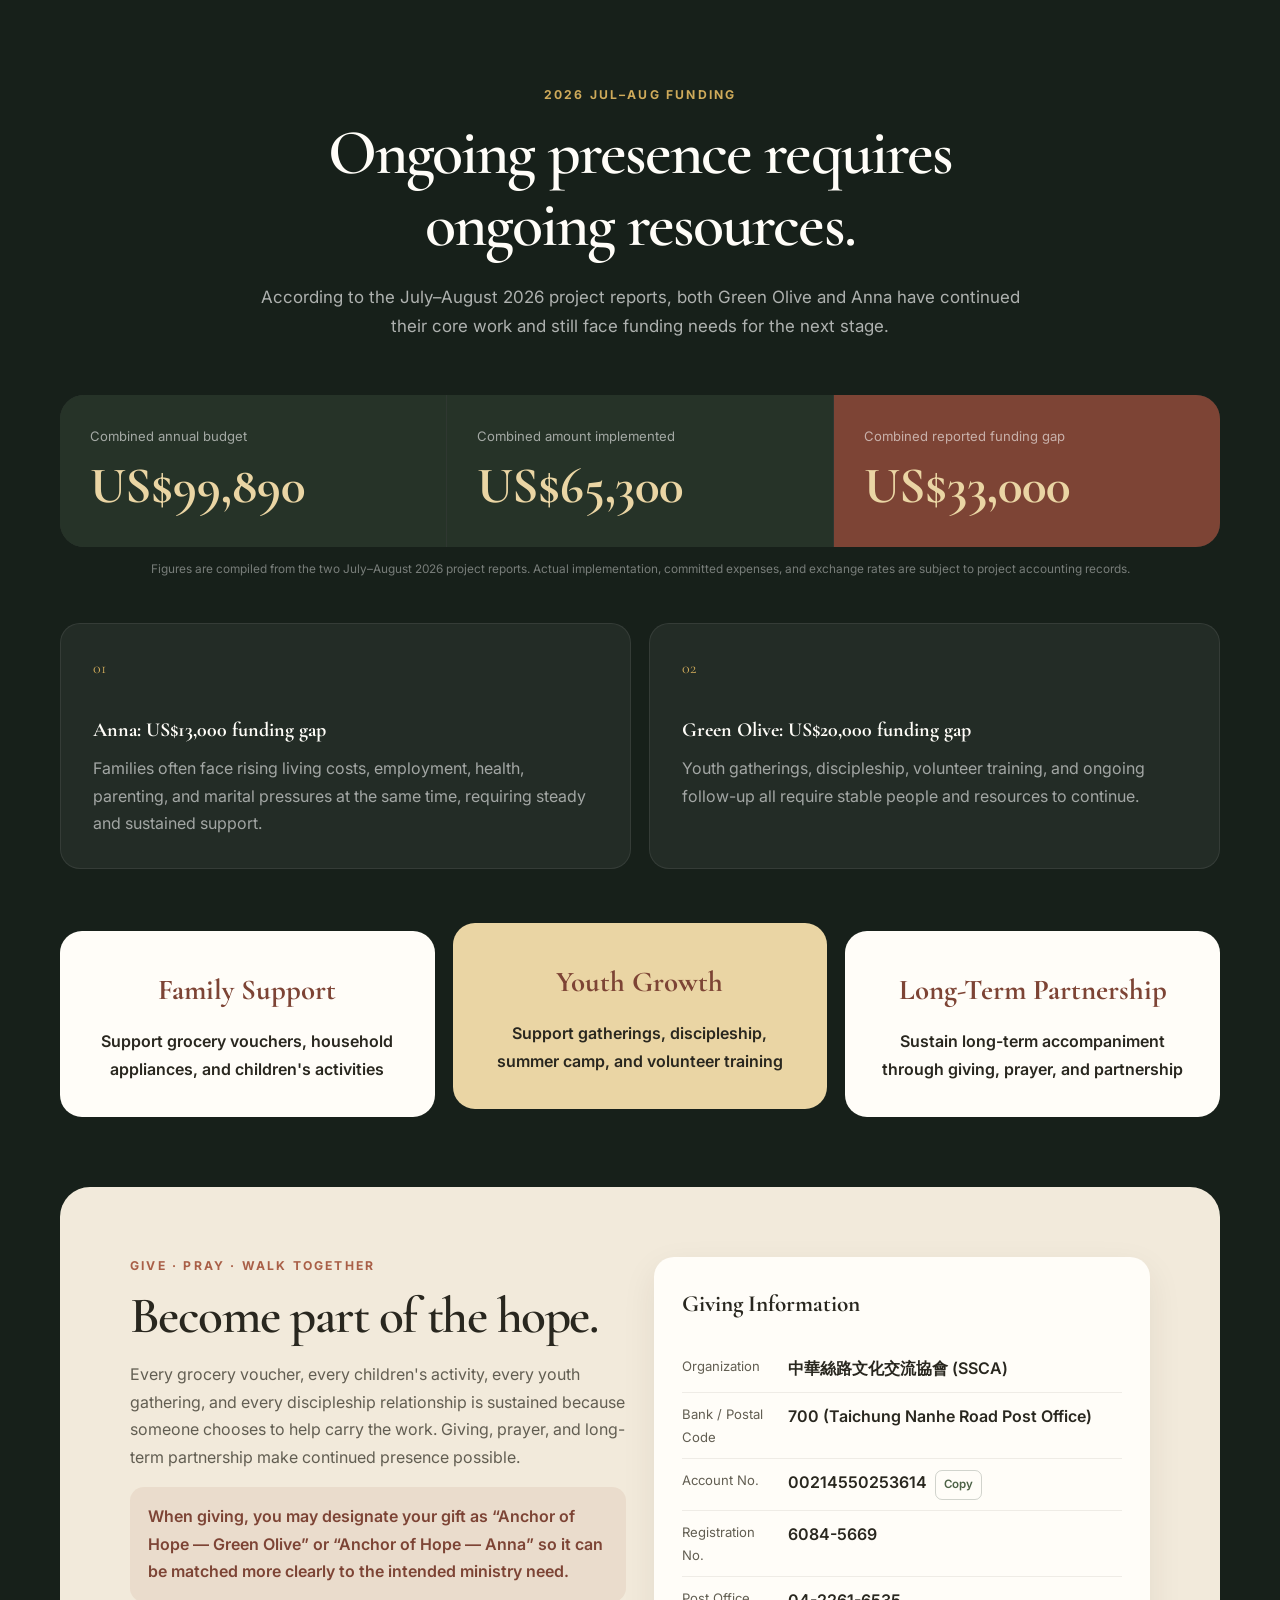
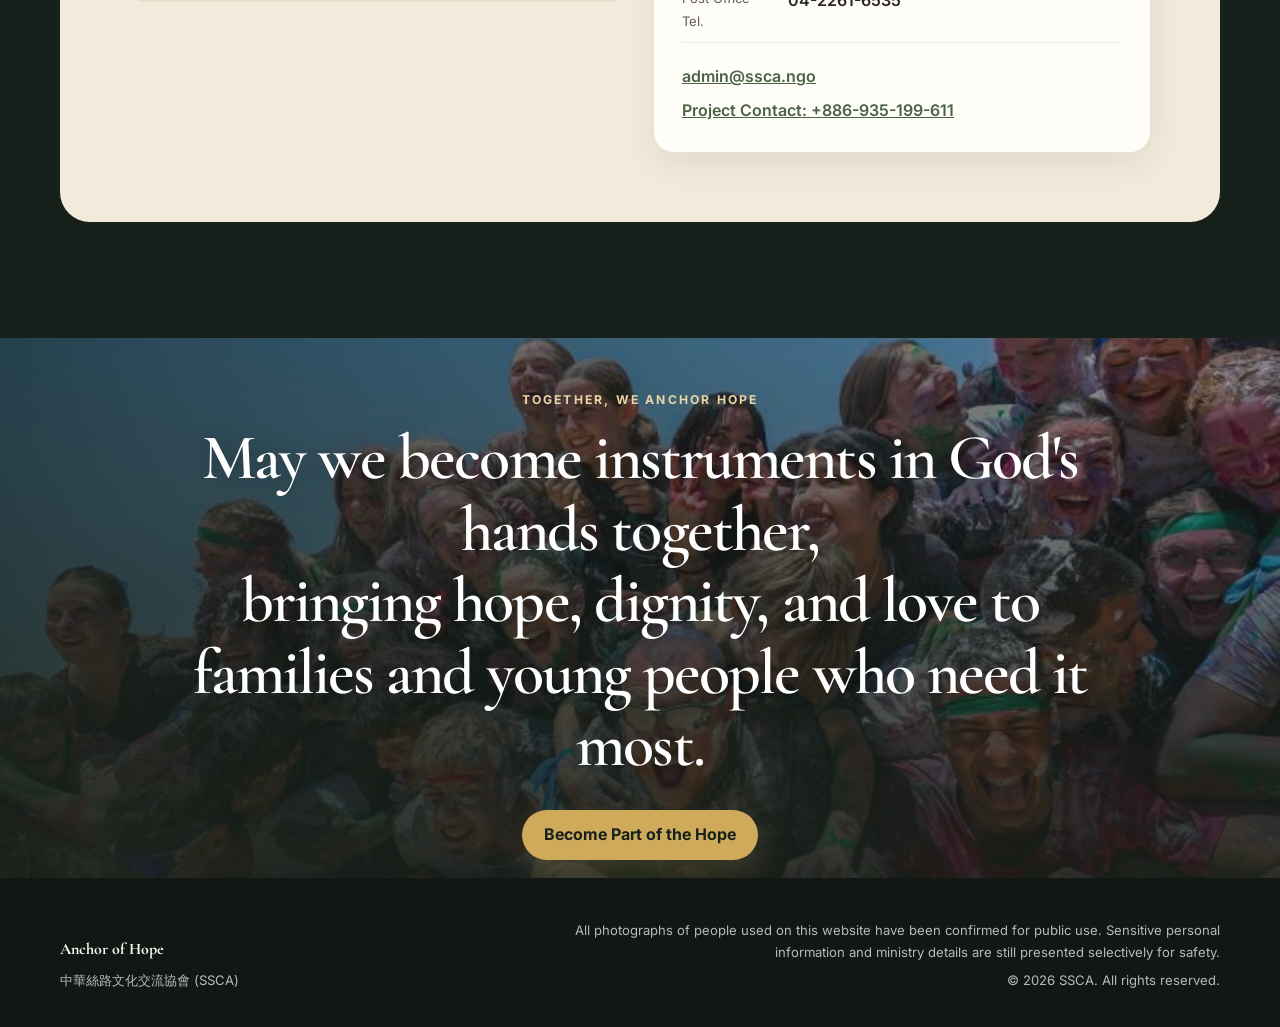
<file: en/index.html>
<!doctype html>
<html lang="en">
<head>
  <meta charset="utf-8" />
  <meta name="viewport" content="width=device-width, initial-scale=1" />
  <meta name="theme-color" content="#213024" />
  <!-- Hope Anchor 2026-10 update: real project photos + Jul-Aug report data -->
<title>Anchor of Hope｜SSCA</title>
  <meta name="description" content="Anchor of Hope walks alongside young people and families through two core initiatives: Green Olive and Anna. The July–August 2026 update includes summer camp, discipleship, family assistance, children's activities, and mothers' groups." />
  <meta property="og:title" content="Anchor of Hope" />
  <meta property="og:description" content="Not just another program, but someone willing to stay and walk alongside." />
  <meta property="og:type" content="website" />
  <link rel="preconnect" href="https://fonts.googleapis.com" />
  <link rel="preconnect" href="https://fonts.gstatic.com" crossorigin />
  <link href="https://fonts.googleapis.com/css2?family=Cormorant+Garamond:wght@500;600;700&family=Inter:wght@400;500;600;700&family=Noto+Sans+TC:wght@400;500;600;700&family=Noto+Serif+TC:wght@500;600;700&display=swap" rel="stylesheet" />
  <link rel="alternate" hreflang="en" href="./" />
  <link rel="alternate" hreflang="zh-Hant" href="../" />
  <link rel="stylesheet" href="../style.css?v=20261007" />
</head>
<body class="en-page">
  <a class="skip-link" href="#main">Skip to main content</a>

  <nav class="site-nav" aria-label="Main navigation">
    <div class="nav-inner">
      <a class="brand" href="#top" aria-label="Back to top">
        <span class="brand-mark" aria-hidden="true">
          <svg viewBox="0 0 64 64" fill="none">
            <circle cx="32" cy="11" r="6" stroke="currentColor" stroke-width="2.6"/>
            <path d="M32 17v35M18 27h28" stroke="currentColor" stroke-width="2.6" stroke-linecap="round"/>
            <path d="M14 39c0 9 8 15 18 15s18-6 18-15" stroke="currentColor" stroke-width="2.6" stroke-linecap="round"/>
          </svg>
        </span>
        <span>
          <strong>Anchor of Hope</strong>
          <small>SSCA</small>
        </span>
      </a>

      <button class="menu-toggle" aria-expanded="false" aria-controls="nav-links" aria-label="Open navigation menu">
        <span></span><span></span><span></span>
      </button>

      <div class="nav-links" id="nav-links">
        <a href="#why">Why It Matters</a>
        <a href="#projects">Two Initiatives</a>
        <a href="#olive">Green Olive</a>
        <a href="#anna">Anna</a>
        <a href="../" aria-label="Traditional Chinese version">中文</a>
        <a class="nav-cta" href="#support">Walk With Us</a>
      </div>
    </div>
  </nav>

  <header class="hero" id="top">
    <div class="hero-glow hero-glow-one"></div>
    <div class="hero-glow hero-glow-two"></div>
    <div class="container hero-grid">
      <div class="hero-copy reveal">
        <p class="kicker">SSCA | JULY–AUGUST 2026 PROJECT UPDATE</p>
        <h1>Anchor of Hope</h1>
        <p class="hero-en">HOPE · DIGNITY · PRESENCE</p>
        <p class="hero-lede">In the midst of war and brokenness, we stand with families, walk alongside young people, and help hope take root in everyday life.</p>
        <p class="hero-body">We believe meaningful support is not only about solving one immediate crisis. It is about being present in someone's hardest moments and letting them know: <strong>you are not alone.</strong></p>
        <div class="hero-actions">
          <a class="btn btn-primary" href="#projects">Explore the Two Initiatives</a>
          <a class="btn btn-secondary" href="#support">Become Part of the Hope</a>
        </div>
      </div>

      <div class="hero-visual reveal delay-1">
        <img
          class="hero-hands-image"
          src="../hero-hands.webp?v=20261007"
          alt="Real project photo from the Anna initiative"
          fetchpriority="high"
        />
        <aside class="hero-quote-card" aria-label="Participant story excerpt">
          <span class="quote-mark">“</span>
          <blockquote>
            The team has seen the children become more relaxed, more willing to build relationships with others, and increasingly confident.
          </blockquote>
          <div class="quote-person">
            <strong>Malvina’s Family</strong>
            <span>A recent change observed through the Anna initiative’s ongoing family support.</span>
          </div>
          <p class="quote-note">The children have participated in the program throughout the year, while the family has also grown more stable financially. Long-term support is gradually reshaping everyday life.</p>
        </aside>
      </div>
    </div>
    <div class="scroll-cue" aria-hidden="true"><span></span></div>
  </header>

  <main id="main">
    <section class="section context-section" id="why">
      <div class="container">
        <div class="section-heading centered reveal">
          <p class="eyebrow">WHY IT MATTERS</p>
          <h2>After war, hearts need rebuilding too.</h2>
          <p>External crises may eventually subside, but anxiety, brokenness, and uncertainty often remain in the daily lives of families and young people.</p>
        </div>

        <div class="context-grid">
          <article class="context-card anna-tone reveal">
            <div class="context-image-wrap">
              <img src="../context-mother-child.webp?v=20261007" alt="Real family photo from the Anna initiative" loading="lazy" />
              <span class="image-label">REAL PROJECT PHOTO</span>
            </div>
            <div class="context-content">
              <span class="context-icon" aria-hidden="true">01</span>
              <h3>Mothers carrying the weight alone</h3>
              <p>Many mothers are facing the pressures of living costs, employment, parenting, health, and family relationships at the same time. In July and August, Anna continued to provide grocery vouchers, household appliances, children's activities, and ongoing family follow-up.</p>
            </div>
          </article>

          <article class="context-card olive-tone reveal delay-1">
            <div class="context-image-wrap">
              <img src="../context-youth.webp?v=20261007" alt="Real project photo from Green Olive summer camp" loading="lazy" />
              <span class="image-label">REAL PROJECT PHOTO</span>
            </div>
            <div class="context-content">
              <span class="context-icon" aria-hidden="true">02</span>
              <h3>Young people growing up in uncertainty</h3>
              <p>Summer camp, youth gatherings, one-to-one contact, and discipleship create a safe relational space for young people to grow amid instability and gradually take on roles of service and leadership.</p>
            </div>
          </article>
        </div>
        <p class="photo-source-note reveal">All photographs of people shown on this page are real July–August 2026 project records and have been confirmed for public use.</p>

        <div class="belief-strip reveal">
          <p>The love of the Gospel must enter real-life circumstances.</p>
          <strong>“Not just another program, but someone willing to stay and walk alongside.”</strong>
        </div>
      </div>
    </section>

    <section class="section projects-overview" id="projects">
      <div class="container">
        <div class="section-heading reveal">
          <p class="eyebrow">TWO PROJECTS · ONE HOPE</p>
          <h2>Two initiatives. One shared vision.</h2>
          <p>We walk alongside families and young people through two different pathways. At the center of both is the same commitment: building long-term relationships so that, even in unstable times, people have somewhere safe to return to.</p>
        </div>

        <div class="project-pair">
          <a class="project-card project-olive reveal" href="#olive">
            <span class="project-number">01</span>
            <p class="project-type">YOUTH DEVELOPMENT INITIATIVE</p>
            <h3>Green Olive <small>Youth Development</small></h3>
            <p>Through youth gatherings, summer camp, individual contact, discipleship, and volunteer training, Green Olive helps young people build faith, healthy relationships, character, and leadership amid uncertainty.</p>
            <span class="text-link">Learn more <span aria-hidden="true">→</span></span>
          </a>

          <a class="project-card project-anna reveal delay-1" href="#anna">
            <span class="project-number">02</span>
            <p class="project-type">WOMEN’S EMPOWERMENT INITIATIVE</p>
            <h3>Anna <small>Women’s Empowerment</small></h3>
            <p>Through monthly grocery vouchers, household appliances, children's activities, home visits, mothers' groups, and ongoing accompaniment, Anna responds to immediate needs while supporting long-term recovery.</p>
            <span class="text-link">Learn more <span aria-hidden="true">→</span></span>
          </a>
        </div>
      </div>
    </section>

    <section class="project-section olive-section" id="olive">
      <div class="container">
        <div class="project-intro-grid">
          <div class="project-intro reveal">
            <p class="project-label">GREEN OLIVE · YOUTH DEVELOPMENT</p>
            <h2>Some young people need more than a gathering. They need someone who will stay.</h2>
            <p>During July and August 2026, Green Olive continued youth gatherings, summer camp, individual contact, and volunteer training. The “Brave Heart” summer camp became a major milestone during this period.</p>
            <blockquote>Long-term presence gives young people a place to return to, even when life feels uncertain.</blockquote>
          </div>

          <div class="stats-panel olive-stats reveal delay-1">
            <div class="stat-item"><strong>134<span>people</span></strong><p>Youth and volunteer leaders reached during this period</p></div>
            <div class="stat-item"><strong>45<span>people</span></strong><p>Participated in summer camp</p></div>
            <div class="stat-item"><strong>20–21<span>people</span></strong><p>Regularly engaged in discipleship</p></div>
            <div class="stat-item"><strong>12<span>youth</span></strong><p>Made first-time or renewed commitments to the Lord at camp</p></div>
          </div>
        </div>

        <div class="pathway-grid reveal">
          <article><span>01</span><h3>8 youth gatherings</h3><p>A total attendance of 52 across two cities, continuing to build safe and stable relational spaces.</p></article>
          <article><span>02</span><h3>Summer camp & discipleship</h3><p>45 young people joined the summer camp, followed by continued gatherings and individual contact to sustain relationships and growth.</p></article>
          <article><span>03</span><h3>Volunteer & youth leader training</h3><p>15 people joined volunteer training, while young people continue to be equipped in faith, character, and leadership.</p></article>
        </div>

        <div class="story-section">
          <div class="story-heading reveal">
            <p class="eyebrow">LIVES CHANGED</p>
            <h3>Life change grows one step at a time.</h3>
            <p>The true fruit of youth ministry is not only attendance, but a change in direction, identity, and purpose.</p>
          </div>

          <div class="story-grid two-stories">
            <article class="story-card reveal">
              <div class="story-meta">Eva · Age 16</div>
              <h4>From struggling with identity to feeling affirmed and comforted</h4>
              <p>During a quiet moment at summer camp, she experienced deep comfort and later shared, “I feel completely different today.”</p>
              <span class="story-tag">IDENTITY → HOPE</span>
            </article>
            <article class="story-card reveal delay-1">
              <div class="story-meta">Bat Sheva · Age 18</div>
              <h4>Reconnecting with friends and being strengthened in faith before a major life transition</h4>
              <p>A trip that had previously been interrupted by war finally took place. Through fellowship, worship, and friendship, she found renewed strength for the next stage of life.</p>
              <span class="story-tag">CONNECTION → COURAGE</span>
            </article>
          </div>
        </div>
      </div>
    </section>

    <section class="project-section anna-section" id="anna">
      <div class="container">
        <div class="project-intro-grid reverse">
          <div class="project-intro reveal">
            <p class="project-label">ANNA · WOMEN’S EMPOWERMENT</p>
            <h2>Behind every grocery voucher is a family being held up for another day.</h2>
            <p>In July and August, Anna continued providing grocery vouchers to participating families while also offering household appliances, children's summer camp and activity support, home visits, and mothers' groups according to each family's circumstances.</p>
            <div class="anna-model">
              <span>Practical Support</span><span>Emotional Care</span><span>Spiritual Care</span>
              <strong>Long-Term Change</strong>
            </div>
          </div>

          <div class="stats-panel anna-stats reveal delay-1">
            <div class="stat-item"><strong>5<span>families</span></strong><p>Continue receiving monthly grocery vouchers</p></div>
            <div class="stat-item"><strong>3<span>families</span></strong><p>Received household appliance assistance</p></div>
            <div class="stat-item"><strong>4<span>families</span></strong><p>Received children's camp and activity support</p></div>
            <div class="stat-item"><strong>5,200<span>₪</span></strong><p>Total support for children's activities</p></div>
          </div>
        </div>

        <div class="service-grid">
          <article class="service-card reveal"><span class="service-icon">01</span><h3>Monthly grocery vouchers</h3><p>Five participating families continue to receive supermarket vouchers; total voucher assistance for July and August was ₪5,000.</p></article>
          <article class="service-card reveal delay-1"><span class="service-icon">02</span><h3>Household appliance assistance</h3><p>According to actual family needs, three families received essential appliances such as a stove, washing machine, or refrigerator.</p></article>
          <article class="service-card reveal delay-2"><span class="service-icon">03</span><h3>Support for children’s growth</h3><p>Four families received help with summer camp and children's activity fees so their children could remain in safe, healthy environments during the summer.</p></article>
          <article class="service-card reveal delay-3"><span class="service-icon">04</span><h3>Mothers’ groups & family accompaniment</h3><p>Through home visits, counseling, prayer, worship, sharing, and mutual support, practical help becomes a pathway toward long-term care and restoration.</p></article>
        </div>

        <div class="featured-story reveal">
          <div class="featured-story-copy">
            <p class="eyebrow">ONE FAMILY AT A TIME</p>
            <h3>From receiving help to standing again</h3>
            <p>When basic financial pressure is eased, mothers gain more emotional space and strength to face their children, their families, and the future.</p>
            <blockquote>The children have become more relaxed, more willing to build relationships, and increasingly confident; the family's finances have also become more stable.</blockquote>
            <cite>— Recent follow-up with Malvina’s family</cite>
          </div>

          <div class="mini-stories">
            <article><strong>Sigal</strong><p>She continues to recover after brain surgery and has gradually begun taking manicure and pedicure clients again as she rebuilds her ability to work.</p></article>
            <article><strong>Lucero</strong><p>She has completed her degree in education and is seeking stable employment while facing legal pressure related to child custody.</p></article>
            <article><strong>Natali</strong><p>Following the bankruptcy process, she is gradually reducing financial pressure and rebuilding stability, while her child has also received back-to-school support.</p></article>
            <article><strong>Hannah Anna</strong><p>She carries the pressure of raising six children largely on her own; the project is supporting the children's musical development and continuing to seek additional resources.</p></article>
          </div>
        </div>
      </div>
    </section>

    <section class="section trust-section">
      <div class="container trust-grid">
        <div class="trust-image reveal">
          <img src="../hands-circle.webp?v=20261007" alt="Real photo from an Anna mothers' group gathering" loading="lazy" />
        </div>
        <div class="trust-copy reveal delay-1">
          <p class="eyebrow">TRUST TAKES TIME</p>
          <h2>Practical help can become the beginning of trust and long-term care.</h2>
          <p>In July, the mothers' group focused on inner healing through worship, sharing, ministry time, and mutual support. The gathering created a warm and accepting space, allowing support to go beyond material assistance.</p>
          <p class="trust-note">We begin by responding to real needs, build trust and relationship, and then offer emotional and spiritual support within that relationship.</p>
        </div>
      </div>
    </section>

    <section class="section funding-section" id="support">
      <div class="container">
        <div class="section-heading centered light reveal">
          <p class="eyebrow">2026 JUL–AUG FUNDING</p>
          <h2>Ongoing presence requires ongoing resources.</h2>
          <p>According to the July–August 2026 project reports, both Green Olive and Anna have continued their core work and still face funding needs for the next stage.</p>
        </div>

        <div class="funding-summary reveal">
          <div class="funding-metric"><span>Combined annual budget</span><strong>US$99,890</strong></div>
          <div class="funding-metric"><span>Combined amount implemented</span><strong>US$65,300</strong></div>
          <div class="funding-metric highlight"><span>Combined reported funding gap</span><strong>US$33,000</strong></div>
        </div>
        <p class="funding-source">Figures are compiled from the two July–August 2026 project reports. Actual implementation, committed expenses, and exchange rates are subject to project accounting records.</p>

        <div class="risk-grid reveal">
          <article>
            <span class="risk-number">01</span>
            <h3>Anna: US$13,000 funding gap</h3>
            <p>Families often face rising living costs, employment, health, parenting, and marital pressures at the same time, requiring steady and sustained support.</p>
          </article>
          <article>
            <span class="risk-number">02</span>
            <h3>Green Olive: US$20,000 funding gap</h3>
            <p>Youth gatherings, discipleship, volunteer training, and ongoing follow-up all require stable people and resources to continue.</p>
          </article>
        </div>

        <div class="support-options reveal">
          <div class="support-option">
            <p class="support-price">Family Support</p>
            <h3>Support grocery vouchers, household appliances, and children's activities</h3>
          </div>
          <div class="support-option featured">
            <p class="support-price">Youth Growth</p>
            <h3>Support gatherings, discipleship, summer camp, and volunteer training</h3>
          </div>
          <div class="support-option">
            <p class="support-price">Long-Term Partnership</p>
            <h3>Sustain long-term accompaniment through giving, prayer, and partnership</h3>
          </div>
        </div>

        <div class="donation-panel reveal">
          <div class="donation-copy">
            <p class="eyebrow">GIVE · PRAY · WALK TOGETHER</p>
            <h2>Become part of the hope.</h2>
            <p>Every grocery voucher, every children's activity, every youth gathering, and every discipleship relationship is sustained because someone chooses to help carry the work. Giving, prayer, and long-term partnership make continued presence possible.</p>
            <p class="donation-note">When giving, you may designate your gift as “Anchor of Hope — Green Olive” or “Anchor of Hope — Anna” so it can be matched more clearly to the intended ministry need.</p>
          </div>

          <div class="bank-card">
            <h3>Giving Information</h3>
            <dl>
              <div><dt>Organization</dt><dd>中華絲路文化交流協會 (SSCA)</dd></div>
              <div><dt>Bank / Postal Code</dt><dd>700 (Taichung Nanhe Road Post Office)</dd></div>
              <div><dt>Account No.</dt><dd><span id="bank-account">00214550253614</span><button class="copy-btn" data-copy="00214550253614">Copy</button></dd></div>
              <div><dt>Registration No.</dt><dd>6084-5669</dd></div>
              <div><dt>Post Office Tel.</dt><dd>04-2261-6535</dd></div>
            </dl>
            <div class="contact-row">
              <a href="mailto:contact@ssca.ngo">admin@ssca.ngo</a>
              <a href="tel:+886935199611">Project Contact: +886-935-199-611</a>
            </div>
          </div>
        </div>
      </div>
    </section>

    <section class="closing-section">
      <div class="closing-overlay"></div>
      <div class="container closing-copy reveal">
        <p class="eyebrow">TOGETHER, WE ANCHOR HOPE</p>
        <h2>May we become instruments in God's hands together,<br />bringing hope, dignity, and love to families and young people who need it most.</h2>
        <a class="btn btn-primary" href="#support">Become Part of the Hope</a>
      </div>
    </section>
  </main>

  <footer class="site-footer">
    <div class="container footer-grid">
      <div>
        <strong>Anchor of Hope</strong>
        <p>中華絲路文化交流協會 (SSCA)</p>
      </div>
      <div class="footer-meta">
        <p>All photographs of people used on this website have been confirmed for public use. Sensitive personal information and ministry details are still presented selectively for safety.</p>
        <p>© <span id="year"></span> SSCA. All rights reserved.</p>
      </div>
    </div>
  </footer>

  <div class="toast" role="status" aria-live="polite">Account number copied</div>

  <script>
    document.getElementById('year').textContent = new Date().getFullYear();

    const menuToggle = document.querySelector('.menu-toggle');
    const navLinks = document.querySelector('.nav-links');
    menuToggle.addEventListener('click', () => {
      const open = menuToggle.getAttribute('aria-expanded') === 'true';
      menuToggle.setAttribute('aria-expanded', String(!open));
      navLinks.classList.toggle('open', !open);
    });
    navLinks.querySelectorAll('a').forEach(link => link.addEventListener('click', () => {
      menuToggle.setAttribute('aria-expanded', 'false');
      navLinks.classList.remove('open');
    }));

    const revealEls = document.querySelectorAll('.reveal');
    if ('IntersectionObserver' in window) {
      const observer = new IntersectionObserver((entries) => {
        entries.forEach(entry => {
          if (entry.isIntersecting) {
            entry.target.classList.add('visible');
            observer.unobserve(entry.target);
          }
        });
      }, { threshold: 0.12 });
      revealEls.forEach(el => observer.observe(el));
    } else {
      revealEls.forEach(el => el.classList.add('visible'));
    }

    const toast = document.querySelector('.toast');
    document.querySelectorAll('.copy-btn').forEach(btn => {
      btn.addEventListener('click', async () => {
        try {
          await navigator.clipboard.writeText(btn.dataset.copy);
          toast.classList.add('show');
          setTimeout(() => toast.classList.remove('show'), 1800);
        } catch {
          window.prompt('Please copy the account number manually:', btn.dataset.copy);
        }
      });
    });
  </script>
</body>
</html>
</file>
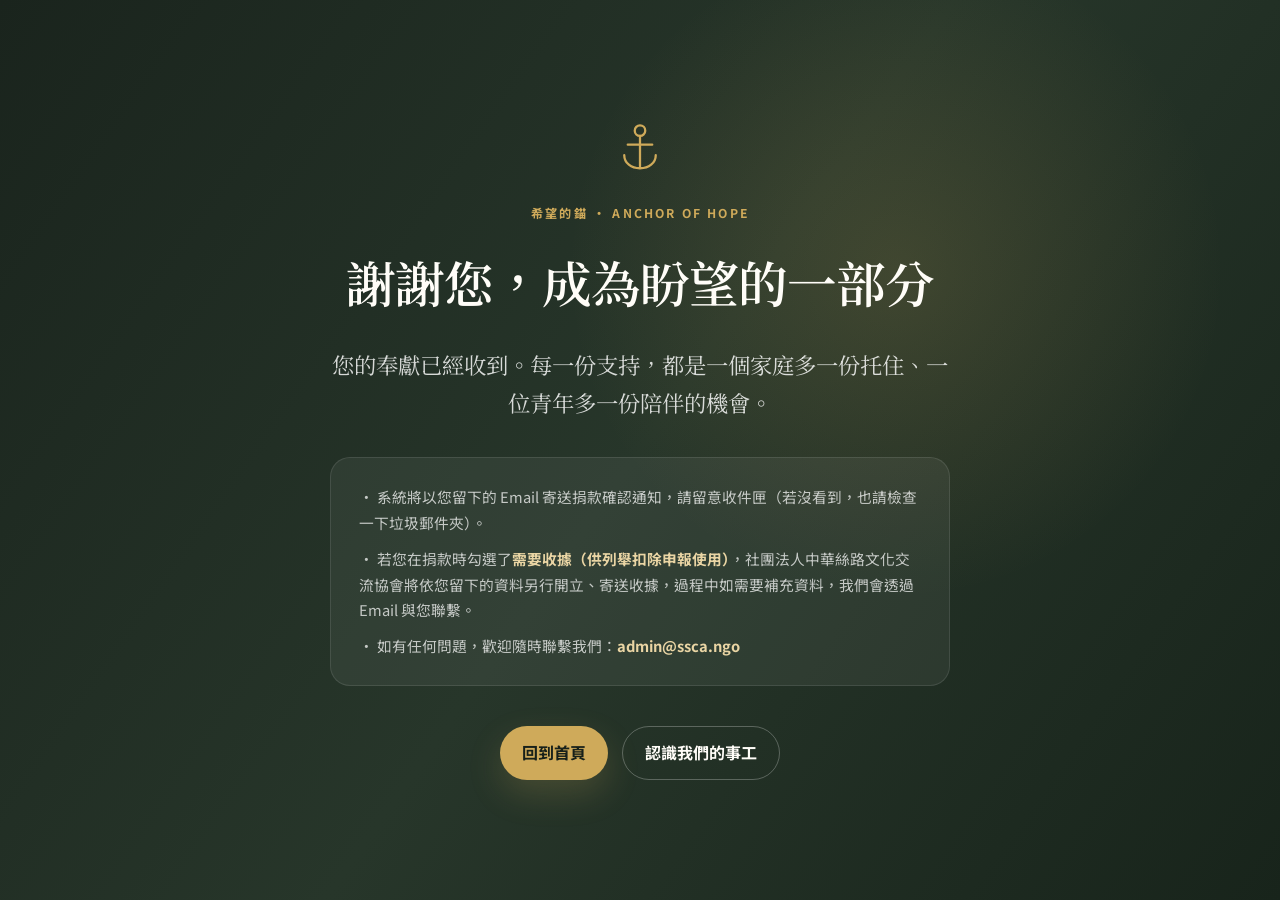
<file: thankyou.html>
<!doctype html>
<html lang="zh-Hant">
<head>
  <meta charset="utf-8" />
  <meta name="viewport" content="width=device-width, initial-scale=1" />
  <meta name="theme-color" content="#213024" />
  <title>感謝您的奉獻｜希望的錨 Anchor of Hope</title>
  <meta name="description" content="感謝您成為希望的錨的一部分，您的奉獻已收到。" />
  <meta name="robots" content="noindex" />
  <link rel="preconnect" href="https://fonts.googleapis.com" />
  <link rel="preconnect" href="https://fonts.gstatic.com" crossorigin />
  <link href="https://fonts.googleapis.com/css2?family=Noto+Sans+TC:wght@400;500;600;700&family=Noto+Serif+TC:wght@500;600;700&display=swap" rel="stylesheet" />
  <link rel="stylesheet" href="style.css" />
  <style>
    /* 感謝頁專屬樣式：沿用主站色彩與字體變數，範圍限定在這個頁面 */
    .thankyou-hero {
      min-height: 100vh;
      display: grid;
      align-items: center;
      padding: 90px 0;
      background:
        radial-gradient(circle at 70% 30%, rgba(207,170,90,.16), transparent 30%),
        linear-gradient(125deg, #1a241d 0%, #27362a 50%, #18241b 100%);
      color: var(--white);
    }
    .thankyou-card {
      max-width: 620px;
      margin: 0 auto;
      text-align: center;
    }
    .thankyou-mark {
      width: 56px;
      height: 56px;
      margin: 0 auto 28px;
      color: var(--gold);
    }
    .thankyou-card h1 {
      margin: 0 0 18px;
      font-family: var(--serif);
      font-weight: 600;
      font-size: clamp(2.1rem, 4.4vw, 3.1rem);
      letter-spacing: -.02em;
      text-wrap: balance;
    }
    .thankyou-lede {
      margin: 0 0 36px;
      font-family: var(--serif);
      font-size: clamp(1.1rem, 2vw, 1.4rem);
      line-height: 1.7;
      color: rgba(255,255,255,.82);
    }
    .thankyou-note-card {
      margin: 0 0 40px;
      padding: 26px 28px;
      border-radius: 20px;
      background: rgba(255,255,255,.06);
      border: 1px solid rgba(255,255,255,.1);
      text-align: left;
    }
    .thankyou-note-card p {
      margin: 0 0 10px;
      color: rgba(255,255,255,.72);
      font-size: .92rem;
      line-height: 1.75;
    }
    .thankyou-note-card p:last-child { margin-bottom: 0; }
    .thankyou-note-card strong { color: var(--gold-soft); }
    .thankyou-actions {
      display: flex;
      flex-wrap: wrap;
      justify-content: center;
      gap: 14px;
    }
  </style>
</head>
<body>
  <header class="thankyou-hero">
    <div class="container thankyou-card">
      <svg class="thankyou-mark" viewBox="0 0 64 64" fill="none" aria-hidden="true">
        <circle cx="32" cy="11" r="6" stroke="currentColor" stroke-width="2.6"/>
        <path d="M32 17v35M18 27h28" stroke="currentColor" stroke-width="2.6" stroke-linecap="round"/>
        <path d="M14 39c0 9 8 15 18 15s18-6 18-15" stroke="currentColor" stroke-width="2.6" stroke-linecap="round"/>
      </svg>

      <p class="kicker">希望的錨 · ANCHOR OF HOPE</p>
      <h1>謝謝您，成為盼望的一部分</h1>
      <p class="thankyou-lede">
        您的奉獻已經收到。每一份支持，都是一個家庭多一份托住、一位青年多一份陪伴的機會。
      </p>

      <div class="thankyou-note-card">
        <p>· 系統將以您留下的 Email 寄送捐款確認通知，請留意收件匣（若沒看到，也請檢查一下垃圾郵件夾）。</p>
        <p>· 若您在捐款時勾選了<strong>需要收據（供列舉扣除申報使用）</strong>，社團法人中華絲路文化交流協會將依您留下的資料另行開立、寄送收據，過程中如需要補充資料，我們會透過 Email 與您聯繫。</p>
        <p>· 如有任何問題，歡迎隨時聯繫我們：<strong>admin@ssca.ngo</strong></p>
      </div>

      <div class="thankyou-actions">
        <a class="btn btn-primary" href="/">回到首頁</a>
        <a class="btn btn-secondary" href="/#support">認識我們的事工</a>
      </div>
    </div>
  </header>
</body>
</html>
</file>
<file: style.css>
:root {
  --forest-950: #17201a;
  --forest-900: #213024;
  --forest-800: #314533;
  --forest-700: #4c6246;
  --olive: #6f7f4d;
  --olive-soft: #dce2ce;
  --clay: #a95f47;
  --clay-dark: #7d4435;
  --clay-soft: #efd9cf;
  --gold: #cfaa5a;
  --gold-soft: #ead5a4;
  --sand-50: #faf7f0;
  --sand-100: #f2eadb;
  --sand-200: #e7dac4;
  --ink: #29271f;
  --ink-soft: #625e52;
  --white: #fffdf8;
  --serif: "Noto Serif TC", "Songti TC", serif;
  --sans: "Noto Sans TC", system-ui, -apple-system, BlinkMacSystemFont, "Segoe UI", sans-serif;
  --shadow-sm: 0 12px 34px rgba(49, 39, 20, .08);
  --shadow-lg: 0 24px 70px rgba(23, 32, 26, .18);
  --radius: 24px;
}

* { box-sizing: border-box; }
html { scroll-behavior: smooth; scroll-padding-top: 80px; }
body {
  margin: 0;
  color: var(--ink);
  background: var(--sand-50);
  font-family: var(--sans);
  line-height: 1.85;
  text-rendering: optimizeLegibility;
}
img, svg { display: block; max-width: 100%; }
a { color: inherit; }
button, input { font: inherit; }
::selection { background: var(--gold-soft); color: var(--forest-950); }

.skip-link {
  position: fixed; left: 1rem; top: -5rem; z-index: 999;
  padding: .7rem 1rem; border-radius: 10px;
  background: var(--white); color: var(--forest-900); text-decoration: none;
}
.skip-link:focus { top: 1rem; }

.container { width: min(1160px, calc(100% - 40px)); margin-inline: auto; }
.section { padding: clamp(76px, 9vw, 132px) 0; }

.eyebrow, .kicker, .project-label {
  margin: 0 0 14px;
  font-size: .76rem;
  line-height: 1.4;
  font-weight: 700;
  letter-spacing: .18em;
  text-transform: uppercase;
}
.eyebrow { color: var(--olive); }

.section-heading { max-width: 760px; margin-bottom: 54px; }
.section-heading.centered { text-align: center; margin-inline: auto; }
.section-heading h2, .project-intro h2, .trust-copy h2, .donation-copy h2, .closing-copy h2 {
  margin: 0;
  font-family: var(--serif);
  font-weight: 600;
  letter-spacing: -.03em;
  line-height: 1.42;
}
.section-heading h2 { font-size: clamp(2.1rem, 5vw, 4.25rem); }
.section-heading > p:last-child { margin: 22px 0 0; color: var(--ink-soft); font-size: 1.06rem; }

/* Navigation */
.site-nav {
  position: fixed; inset: 0 0 auto 0; z-index: 100;
  background: rgba(23, 32, 26, .9);
  backdrop-filter: blur(16px);
  border-bottom: 1px solid rgba(255,255,255,.08);
  color: var(--white);
}
.nav-inner {
  width: min(1240px, calc(100% - 36px)); height: 74px; margin: 0 auto;
  display: flex; align-items: center; justify-content: space-between; gap: 24px;
}
.brand { display: inline-flex; align-items: center; gap: 11px; color: var(--white); text-decoration: none; }
.brand-mark { width: 34px; color: var(--gold); }
.brand strong { display: block; font-family: var(--serif); font-size: 1rem; line-height: 1.2; }
.brand small { display: block; margin-top: 3px; color: rgba(255,255,255,.58); font-size: .62rem; letter-spacing: .08em; }
.nav-links { display: flex; align-items: center; gap: 26px; }
.nav-links a { color: rgba(255,255,255,.78); text-decoration: none; font-size: .88rem; transition: color .2s ease; }
.nav-links a:hover { color: #fff; }
.nav-links .nav-cta { padding: 9px 16px; border: 1px solid rgba(207,170,90,.6); border-radius: 999px; color: var(--gold-soft); }
.menu-toggle { display: none; border: 0; background: none; padding: 8px; }
.menu-toggle span { display: block; width: 24px; height: 2px; background: white; margin: 5px 0; }

/* Hero */
.hero {
  position: relative; overflow: hidden; min-height: 760px;
  display: grid; align-items: center; padding: 140px 0 90px;
  background:
    radial-gradient(circle at 70% 42%, rgba(207,170,90,.18), transparent 26%),
    linear-gradient(125deg, #1a241d 0%, #27362a 50%, #18241b 100%);
  color: var(--white);
}
.hero::after {
  content: ""; position: absolute; inset: auto -8% -34% auto; width: 600px; aspect-ratio: 1;
  border: 1px solid rgba(207,170,90,.16); border-radius: 50%; box-shadow: 0 0 0 56px rgba(207,170,90,.035), 0 0 0 112px rgba(207,170,90,.02);
}
.hero-glow { position: absolute; border-radius: 50%; filter: blur(8px); pointer-events: none; }
.hero-glow-one { width: 440px; height: 440px; left: -220px; top: 90px; background: rgba(111,127,77,.18); }
.hero-glow-two { width: 260px; height: 260px; right: 10%; top: 100px; background: rgba(169,95,71,.12); }
.hero-grid { position: relative; z-index: 2; display: grid; grid-template-columns: .96fr 1.04fr; gap: clamp(36px, 5vw, 72px); align-items: center; }
.hero-copy { max-width: 660px; }
.kicker { color: var(--gold); }
.hero h1 { margin: 0; font-family: var(--serif); font-size: clamp(4rem, 9vw, 7.8rem); font-weight: 600; line-height: 1.04; letter-spacing: -.06em; }
.hero-en { margin: 7px 0 28px; color: var(--gold-soft); font-size: .84rem; font-weight: 600; letter-spacing: .34em; }
.hero-lede { max-width: 620px; margin: 0 0 22px; font-family: var(--serif); font-size: clamp(1.35rem, 2.6vw, 2.05rem); line-height: 1.65; }
.hero-body { max-width: 600px; color: rgba(255,255,255,.72); font-size: 1rem; }
.hero-body strong { color: var(--white); }
.hero-actions { display: flex; flex-wrap: wrap; gap: 14px; margin-top: 34px; }
.btn { display: inline-flex; justify-content: center; align-items: center; min-height: 48px; padding: 11px 22px; border-radius: 999px; text-decoration: none; font-weight: 700; transition: transform .2s ease, box-shadow .2s ease, background .2s ease; }
.btn:hover { transform: translateY(-2px); }
.btn-primary { background: var(--gold); color: var(--forest-950); box-shadow: 0 14px 34px rgba(207,170,90,.2); }
.btn-primary:hover { box-shadow: 0 18px 40px rgba(207,170,90,.3); }
.btn-secondary { border: 1px solid rgba(255,255,255,.26); color: var(--white); }
.btn-secondary:hover { background: rgba(255,255,255,.07); }

.hero-visual {
  position: relative;
  min-height: 650px;
  overflow: hidden;
  display: grid;
  grid-template-columns: minmax(300px, 55%) 1fr;
  border-radius: 32px;
  border: 1px solid rgba(255,255,255,.12);
  background: #111914;
  box-shadow: var(--shadow-lg);
}
.hero-visual::before {
  content: "";
  position: absolute;
  inset: 0 auto 0 0;
  width: 55%;
  z-index: 1;
  pointer-events: none;
  background: linear-gradient(90deg, rgba(23,32,26,.04) 0%, rgba(23,32,26,.04) 68%, rgba(23,32,26,.34) 100%);
}
.hero-hands-image {
  position: relative;
  z-index: 0;
  display: block;
  width: 100%;
  height: 100%;
  min-height: 650px;
  object-fit: cover;
  object-position: center center;
  filter: saturate(.94) contrast(1.03);
}
.hero-quote-card {
  position: relative;
  z-index: 2;
  display: flex;
  flex-direction: column;
  justify-content: center;
  min-width: 0;
  padding: clamp(28px, 3vw, 40px);
  background: linear-gradient(145deg, rgba(23,32,26,.98), rgba(17,25,20,.96));
  border-left: 1px solid rgba(255,255,255,.10);
}
.quote-mark { position: absolute; left: 20px; top: 3px; color: var(--gold); font-family: Georgia, serif; font-size: 5.4rem; line-height: 1; opacity: .84; }
.hero-quote-card blockquote { position: relative; margin: 24px 0 24px; font-family: var(--serif); font-size: clamp(1.04rem, 1.45vw, 1.32rem); line-height: 1.78; }
.quote-person { display: grid; gap: 4px; padding-top: 17px; border-top: 1px solid rgba(255,255,255,.14); }
.quote-person strong { color: var(--gold-soft); font-size: 1.02rem; }
.quote-person span { color: rgba(255,255,255,.68); font-size: .84rem; }
.quote-note { margin: 18px 0 0; padding: 14px 16px; border-left: 3px solid var(--gold); background: rgba(0,0,0,.18); color: rgba(255,255,255,.86); font-size: .88rem; }
.scroll-cue { position: absolute; left: 50%; bottom: 26px; width: 1px; height: 45px; background: rgba(255,255,255,.16); }
.scroll-cue span { position: absolute; top: 0; left: 0; width: 1px; height: 18px; background: var(--gold); animation: scrollCue 2s ease-in-out infinite; }
@keyframes scrollCue { 0% { transform: translateY(0); opacity: 0; } 30% { opacity: 1; } 100% { transform: translateY(26px); opacity: 0; } }

/* Context */
.context-section { background: var(--sand-50); }
.context-grid { display: grid; grid-template-columns: 1fr 1fr; gap: 24px; }
.context-card { overflow: hidden; border-radius: var(--radius); background: var(--white); box-shadow: var(--shadow-sm); border: 1px solid rgba(78,67,47,.08); }
.context-image-wrap { position: relative; aspect-ratio: 16/8.7; overflow: hidden; }
.context-image-wrap img { width: 100%; height: 100%; object-fit: cover; transition: transform .8s ease; }
.context-card:hover img { transform: scale(1.035); }
.image-label { position: absolute; right: 12px; bottom: 10px; padding: 4px 8px; border-radius: 999px; background: rgba(24,28,25,.64); color: rgba(255,255,255,.86); font-size: .66rem; }
.context-content { position: relative; padding: 28px 30px 32px; }
.context-icon { position: absolute; right: 24px; top: 18px; font-family: var(--serif); font-size: 2.6rem; font-weight: 700; opacity: .08; }
.context-content h3 { margin: 0 0 10px; font-family: var(--serif); font-size: 1.45rem; }
.context-content p { margin: 0; color: var(--ink-soft); }
.anna-tone { border-top: 4px solid var(--clay); }
.olive-tone { border-top: 4px solid var(--olive); }
.belief-strip { margin-top: 34px; padding: 30px clamp(26px, 5vw, 58px); border-radius: 20px; background: var(--forest-900); color: var(--white); text-align: center; }
.belief-strip p { margin: 0 0 5px; color: var(--gold-soft); font-size: .86rem; letter-spacing: .08em; }
.belief-strip strong { font-family: var(--serif); font-size: clamp(1.1rem, 2.6vw, 1.65rem); font-weight: 500; }

/* Projects overview */
.projects-overview { background: #ede7d9; }
.project-pair { display: grid; grid-template-columns: 1fr 1fr; gap: 24px; }
.project-card {
  position: relative; overflow: hidden; min-height: 430px; padding: clamp(34px, 5vw, 54px);
  display: flex; flex-direction: column; align-items: flex-start;
  border-radius: 28px; color: var(--white); text-decoration: none; box-shadow: var(--shadow-sm);
  transition: transform .3s ease, box-shadow .3s ease;
}
.project-card:hover { transform: translateY(-6px); box-shadow: var(--shadow-lg); }
.project-card::after { content: ""; position: absolute; right: -70px; bottom: -80px; width: 280px; height: 280px; border-radius: 50%; border: 1px solid rgba(255,255,255,.12); box-shadow: 0 0 0 42px rgba(255,255,255,.025); }
.project-olive { background: linear-gradient(145deg, #47563a, #273526); }
.project-anna { background: linear-gradient(145deg, #9d5944, #713f33); }
.project-number { color: rgba(255,255,255,.34); font-family: var(--serif); font-size: 2.5rem; }
.project-type { margin: 62px 0 8px; color: rgba(255,255,255,.7); font-size: .82rem; letter-spacing: .12em; }
.project-card h3 { margin: 0 0 18px; font-family: var(--serif); font-size: clamp(2.4rem, 5vw, 4rem); line-height: 1.15; }
.project-card h3 small { display: block; margin-top: 6px; font-family: var(--sans); font-size: .72rem; font-weight: 500; letter-spacing: .18em; text-transform: uppercase; opacity: .62; }
.project-card p { max-width: 520px; color: rgba(255,255,255,.74); }
.text-link { margin-top: auto; color: var(--gold-soft); font-weight: 700; }

/* Project sections */
.project-section { padding: clamp(90px, 10vw, 145px) 0; }
.olive-section { background: #f3f1e9; }
.anna-section { background: #f8efe8; }
.project-intro-grid { display: grid; grid-template-columns: 1.1fr .9fr; gap: clamp(44px, 8vw, 100px); align-items: center; }
.project-intro-grid.reverse { grid-template-columns: 1.03fr .97fr; }
.project-intro h2 { font-size: clamp(2.2rem, 5vw, 4.5rem); }
.project-intro > p:not(.project-label) { margin: 24px 0; color: var(--ink-soft); font-size: 1.04rem; }
.project-intro blockquote { margin: 30px 0 0; padding: 20px 22px; border-left: 3px solid var(--olive); background: rgba(111,127,77,.08); font-family: var(--serif); font-size: 1.15rem; }
.olive-section .project-label { color: var(--olive); }
.anna-section .project-label { color: var(--clay); }

.stats-panel { display: grid; grid-template-columns: 1fr 1fr; border-radius: 26px; overflow: hidden; box-shadow: var(--shadow-sm); }
.stat-item { min-height: 154px; padding: 28px; display: flex; flex-direction: column; justify-content: center; border: 1px solid rgba(255,255,255,.08); }
.stat-item strong { font-family: var(--serif); font-size: clamp(2.3rem, 5vw, 4rem); line-height: 1; }
.stat-item strong span { margin-left: 4px; font-family: var(--sans); font-size: .85rem; }
.stat-item p { margin: 9px 0 0; font-size: .88rem; opacity: .76; }
.olive-stats { background: var(--forest-800); color: var(--white); }
.anna-stats { background: var(--clay-dark); color: var(--white); }

.pathway-grid, .service-grid { display: grid; gap: 18px; margin-top: 70px; }
.pathway-grid { grid-template-columns: repeat(3, 1fr); }
.pathway-grid article, .service-card { padding: 30px; background: var(--white); border: 1px solid rgba(56,48,34,.08); border-radius: 20px; box-shadow: var(--shadow-sm); }
.pathway-grid article > span, .service-icon { display: inline-flex; align-items: center; justify-content: center; width: 42px; height: 42px; margin-bottom: 28px; border-radius: 50%; font-family: var(--serif); font-size: .8rem; font-weight: 700; }
.pathway-grid article > span { background: var(--olive-soft); color: var(--forest-700); }
.pathway-grid h3, .service-card h3 { margin: 0 0 8px; font-family: var(--serif); font-size: 1.25rem; }
.pathway-grid p, .service-card p { margin: 0; color: var(--ink-soft); font-size: .92rem; }

.story-section { margin-top: 90px; }
.story-heading { max-width: 760px; margin-bottom: 30px; }
.story-heading h3 { margin: 0; font-family: var(--serif); font-size: clamp(2rem, 4vw, 3.2rem); }
.story-heading p:last-child { margin: 12px 0 0; color: var(--ink-soft); }
.story-grid { display: grid; gap: 20px; }
.two-stories { grid-template-columns: 1fr 1fr; }
.story-card { padding: 34px; border-radius: 22px; background: linear-gradient(150deg, #fff, #f4f0e6); border: 1px solid rgba(111,127,77,.18); }
.story-meta { margin-bottom: 14px; color: var(--olive); font-size: .8rem; font-weight: 700; letter-spacing: .08em; text-transform: uppercase; }
.story-card h4 { margin: 0 0 14px; font-family: var(--serif); font-size: 1.35rem; line-height: 1.65; }
.story-card p { margin: 0; color: var(--ink-soft); }
.story-tag { display: inline-block; margin-top: 24px; padding-top: 14px; border-top: 1px solid rgba(111,127,77,.22); color: var(--olive); font-size: .76rem; font-weight: 700; letter-spacing: .1em; }

.anna-model { position: relative; display: flex; flex-wrap: wrap; gap: 9px; margin-top: 32px; }
.anna-model span { padding: 9px 14px; border-radius: 999px; background: var(--clay-soft); color: var(--clay-dark); font-size: .86rem; font-weight: 700; }
.anna-model strong { flex-basis: 100%; margin-top: 5px; font-family: var(--serif); color: var(--clay-dark); font-size: 1.15rem; }
.service-grid { grid-template-columns: repeat(4, 1fr); }
.service-icon { background: var(--clay-soft); color: var(--clay-dark); }

.featured-story { margin-top: 78px; padding: clamp(36px, 6vw, 72px); border-radius: 30px; background: var(--forest-900); color: var(--white); display: grid; grid-template-columns: 1.06fr .94fr; gap: clamp(40px, 8vw, 90px); }
.featured-story-copy .eyebrow { color: var(--gold); }
.featured-story-copy h3 { margin: 0; font-family: var(--serif); font-size: clamp(2rem, 4vw, 3.45rem); line-height: 1.45; }
.featured-story-copy > p:not(.eyebrow) { color: rgba(255,255,255,.68); }
.featured-story-copy blockquote { margin: 28px 0 10px; padding: 22px 0 22px 24px; border-left: 3px solid var(--gold); font-family: var(--serif); font-size: 1.18rem; }
.featured-story-copy cite { color: var(--gold-soft); font-style: normal; }
.mini-stories { display: grid; grid-template-columns: 1fr 1fr; gap: 12px; }
.mini-stories article { padding: 20px; border-radius: 16px; background: rgba(255,255,255,.06); border: 1px solid rgba(255,255,255,.08); }
.mini-stories strong { color: var(--gold-soft); }
.mini-stories p { margin: 8px 0 0; color: rgba(255,255,255,.64); font-size: .85rem; line-height: 1.7; }

/* Trust */
.trust-section { background: var(--white); }
.trust-grid { display: grid; grid-template-columns: .95fr 1.05fr; gap: clamp(42px, 8vw, 100px); align-items: center; }
.trust-image { overflow: hidden; border-radius: 30px; box-shadow: var(--shadow-lg); }
.trust-image img { width: 100%; aspect-ratio: 4/4.8; object-fit: cover; }
.trust-copy h2 { font-size: clamp(2.1rem, 5vw, 4.2rem); }
.trust-copy > p:not(.eyebrow) { color: var(--ink-soft); }
.trust-note { margin-top: 28px; padding: 18px 20px; border-left: 3px solid var(--gold); background: var(--sand-100); font-family: var(--serif); color: var(--ink) !important; }

/* Funding */
.funding-section { background: var(--forest-950); color: var(--white); }
.section-heading.light .eyebrow { color: var(--gold); }
.section-heading.light > p:last-child { color: rgba(255,255,255,.65); }
.funding-summary { display: grid; grid-template-columns: repeat(3, 1fr); gap: 1px; overflow: hidden; border-radius: 24px; background: rgba(255,255,255,.1); }
.funding-metric { padding: 30px; background: #263328; }
.funding-metric span { display: block; color: rgba(255,255,255,.58); font-size: .82rem; }
.funding-metric strong { display: block; margin-top: 8px; font-family: var(--serif); color: var(--gold-soft); font-size: clamp(2rem, 4vw, 3.4rem); line-height: 1.2; }
.funding-metric small { color: rgba(255,255,255,.48); }
.funding-metric.highlight { background: var(--clay-dark); }
.funding-source { margin: 12px 0 0; color: rgba(255,255,255,.42); font-size: .74rem; text-align: center; }
.risk-grid { display: grid; grid-template-columns: 1fr 1fr; gap: 18px; margin-top: 44px; }
.risk-grid article { position: relative; padding: 30px 32px; border-radius: 20px; background: rgba(255,255,255,.055); border: 1px solid rgba(255,255,255,.08); }
.risk-number { color: var(--gold); font-family: var(--serif); }
.risk-grid h3 { margin: 30px 0 8px; font-family: var(--serif); font-size: 1.25rem; }
.risk-grid p { margin: 0; color: rgba(255,255,255,.58); }
.support-options { display: grid; grid-template-columns: 1fr 1fr 1fr; gap: 18px; margin-top: 62px; }
.support-option { padding: 34px; border-radius: 22px; background: var(--white); color: var(--ink); text-align: center; }
.support-option.featured { transform: translateY(-8px); background: var(--gold-soft); }
.support-price { margin: 0 0 14px; color: var(--clay-dark); font-family: var(--serif); font-size: 1.8rem; font-weight: 700; }
.support-option h3 { margin: 0; font-size: 1rem; font-weight: 600; line-height: 1.7; }

.donation-panel { margin-top: 70px; display: grid; grid-template-columns: 1fr 1fr; gap: 28px; padding: clamp(34px, 6vw, 70px); border-radius: 30px; background: #f2eadb; color: var(--ink); }
.donation-copy .eyebrow { color: var(--clay); }
.donation-copy h2 { font-size: clamp(2rem, 4vw, 3.2rem); }
.donation-copy > p:not(.eyebrow) { color: var(--ink-soft); }
.donation-note { padding: 16px 18px; border-radius: 14px; background: rgba(169,95,71,.1); color: var(--clay-dark) !important; font-weight: 600; }
.bank-card { padding: 28px; border-radius: 20px; background: var(--white); box-shadow: var(--shadow-sm); }
.bank-card h3 { margin: 0 0 20px; font-family: var(--serif); font-size: 1.45rem; }
.bank-card dl { margin: 0; }
.bank-card dl div { display: grid; grid-template-columns: 92px 1fr; gap: 14px; padding: 10px 0; border-bottom: 1px solid rgba(50,40,20,.08); }
.bank-card dt { color: var(--ink-soft); font-size: .82rem; }
.bank-card dd { margin: 0; font-weight: 600; word-break: break-word; }
.copy-btn { margin-left: 8px; padding: 4px 8px; border: 1px solid rgba(49,67,51,.22); border-radius: 7px; background: transparent; color: var(--forest-700); cursor: pointer; font-size: .72rem; }
.contact-row { display: grid; gap: 6px; margin-top: 20px; }
.contact-row a { color: var(--forest-700); font-weight: 600; }

/* Closing + footer */
.closing-section { position: relative; min-height: 540px; display: grid; align-items: center; overflow: hidden; background: linear-gradient(rgba(23,32,26,.18), rgba(23,32,26,.78)), url('sunset-banner.webp?v=20261007') center/cover no-repeat; color: white; }
.closing-section::before { content: ""; position: absolute; inset: 0; background: linear-gradient(90deg, rgba(23,32,26,.68), rgba(23,32,26,.18)); }
.closing-copy { position: relative; z-index: 2; max-width: 900px; text-align: center; }
.closing-copy .eyebrow { color: var(--gold-soft); }
.closing-copy h2 { font-size: clamp(2rem, 5vw, 4.25rem); margin-bottom: 30px; text-shadow: 0 2px 22px rgba(0,0,0,.26); }
.site-footer { padding: 36px 0; background: #111814; color: rgba(255,255,255,.7); }
.footer-grid { display: grid; grid-template-columns: .8fr 1.2fr; gap: 28px; align-items: end; }
.site-footer strong { color: var(--white); font-family: var(--serif); }
.site-footer p { margin: 5px 0 0; font-size: .82rem; }
.footer-meta { text-align: right; }

.toast { position: fixed; left: 50%; bottom: 28px; z-index: 999; transform: translate(-50%, 20px); padding: 9px 14px; border-radius: 999px; background: var(--forest-950); color: white; box-shadow: var(--shadow-lg); opacity: 0; pointer-events: none; transition: .25s ease; font-size: .82rem; }
.toast.show { opacity: 1; transform: translate(-50%, 0); }

/* Reveal */
.reveal { opacity: 0; transform: translateY(24px); transition: opacity .8s cubic-bezier(.2,.7,.2,1), transform .8s cubic-bezier(.2,.7,.2,1); }
.reveal.visible { opacity: 1; transform: none; }
.delay-1 { transition-delay: .12s; }
.delay-2 { transition-delay: .2s; }
.delay-3 { transition-delay: .28s; }

@media (max-width: 980px) {
  .nav-links { position: fixed; top: 74px; left: 0; right: 0; padding: 20px; background: rgba(23,32,26,.97); display: none; flex-direction: column; align-items: stretch; border-top: 1px solid rgba(255,255,255,.08); }
  .nav-links.open { display: flex; }
  .nav-links a { padding: 8px 0; }
  .nav-links .nav-cta { text-align: center; }
  .menu-toggle { display: block; }
  .hero-grid, .project-intro-grid, .project-intro-grid.reverse, .trust-grid, .donation-panel { grid-template-columns: 1fr; }
  .hero { min-height: auto; }
  .hero-visual { width: 100%; max-width: 760px; min-height: 650px; }
  .service-grid { grid-template-columns: 1fr 1fr; }
  .featured-story { grid-template-columns: 1fr; }
}

@media (max-width: 720px) {
  .container { width: min(100% - 28px, 1160px); }
  .section { padding: 72px 0; }
  .hero { padding: 120px 0 74px; }
  .hero h1 { font-size: clamp(3.6rem, 19vw, 5.7rem); }
  .hero-en { letter-spacing: .22em; }
  .hero-visual {
    grid-template-columns: 1fr;
    grid-template-rows: 420px auto;
    min-height: 0;
    border-radius: 24px;
  }
  .hero-visual::before {
    inset: 0 0 auto 0;
    width: 100%;
    height: 420px;
    background: linear-gradient(180deg, rgba(23,32,26,.02) 68%, rgba(23,32,26,.30) 100%);
  }
  .hero-hands-image {
    min-height: 420px;
    height: 420px;
    object-position: center center;
  }
  .hero-quote-card {
    padding: 30px 24px 32px;
    border-left: 0;
    border-top: 1px solid rgba(255,255,255,.10);
  }
  .hero-quote-card blockquote { font-size: 1.08rem; line-height: 1.72; }
  .quote-note { font-size: .82rem; }
  .hero-actions { display: grid; grid-template-columns: 1fr; }
  .hero-actions .btn { width: 100%; }
  .context-grid, .project-pair, .two-stories, .risk-grid, .support-options, .funding-summary { grid-template-columns: 1fr; }
  .project-card { min-height: 360px; }
  .pathway-grid, .service-grid { grid-template-columns: 1fr; }
  .mini-stories { grid-template-columns: 1fr; }
  .support-option.featured { transform: none; }
  .funding-summary { gap: 1px; }
  .bank-card dl div { grid-template-columns: 1fr; gap: 3px; }
  .footer-grid { grid-template-columns: 1fr; }
  .footer-meta { text-align: left; }
  .scroll-cue { display: none; }
}

@media (prefers-reduced-motion: reduce) {
  html { scroll-behavior: auto; }
  *, *::before, *::after { animation: none !important; transition: none !important; }
  .reveal { opacity: 1; transform: none; }
}

@media print {
  .reveal { opacity: 1 !important; transform: none !important; }
  .site-nav { position: static !important; }
  .menu-toggle, .scroll-cue, .toast { display: none !important; }
}

/* 2026-10 real project photo update */
.photo-source-note {
  margin: 16px 0 0;
  color: rgba(70,64,52,.66);
  font-size: .78rem;
  text-align: right;
}
.context-card.anna-tone .context-image-wrap img { object-position: center 42%; }
.context-card.olive-tone .context-image-wrap img { object-position: center 34%; }
.trust-image img { object-position: center center; }
@media (max-width: 720px) {
  .photo-source-note { text-align: left; }
}

/* English version typography and spacing */
body.en-page {
  --serif: "Cormorant Garamond", Georgia, serif;
  --sans: "Inter", system-ui, -apple-system, BlinkMacSystemFont, "Segoe UI", sans-serif;
  line-height: 1.72;
}
.en-page .brand strong { font-family: var(--serif); font-size: 1.05rem; }
.en-page .nav-links { gap: 22px; }
.en-page .nav-links a { font-size: .82rem; white-space: nowrap; }
.en-page .hero h1 {
  font-size: clamp(4rem, 7vw, 6.8rem);
  line-height: .98;
  letter-spacing: -.045em;
}
.en-page .hero-en { letter-spacing: .24em; }
.en-page .hero-lede {
  font-size: clamp(1.45rem, 2.4vw, 2.05rem);
  line-height: 1.38;
}
.en-page .section-heading h2,
.en-page .project-intro h2,
.en-page .trust-copy h2,
.en-page .donation-copy h2,
.en-page .closing-copy h2 { line-height: 1.12; }
.en-page .project-card h3 { line-height: 1.02; }
.en-page .story-card h4 { line-height: 1.35; }
.en-page .featured-story-copy h3 { line-height: 1.12; }

@media (max-width: 1120px) and (min-width: 981px) {
  .en-page .nav-links { gap: 15px; }
  .en-page .nav-links a { font-size: .76rem; }
  .en-page .nav-links .nav-cta { padding-inline: 12px; }
}

@media (max-width: 720px) {
  .en-page .hero h1 { font-size: clamp(3.5rem, 16vw, 5.2rem); }
  .en-page .hero-lede { font-size: 1.35rem; }
}
</file>
